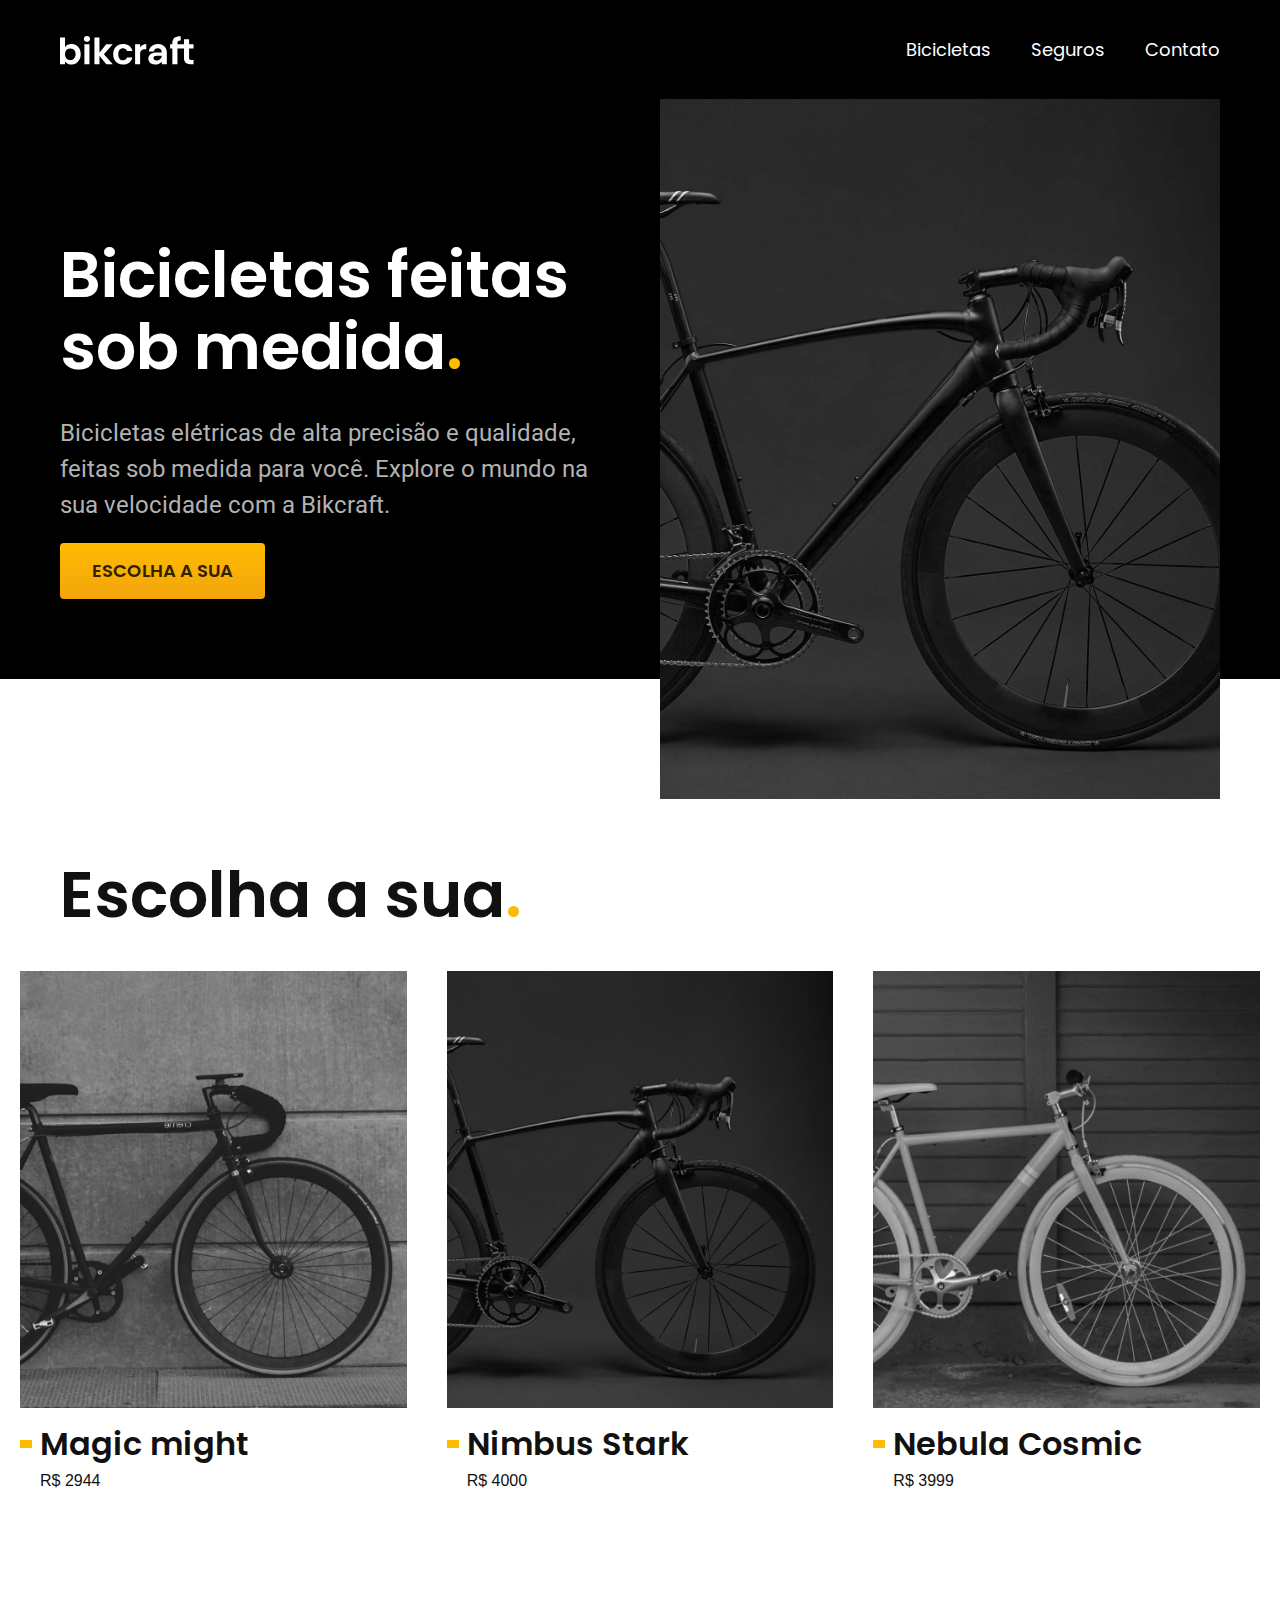
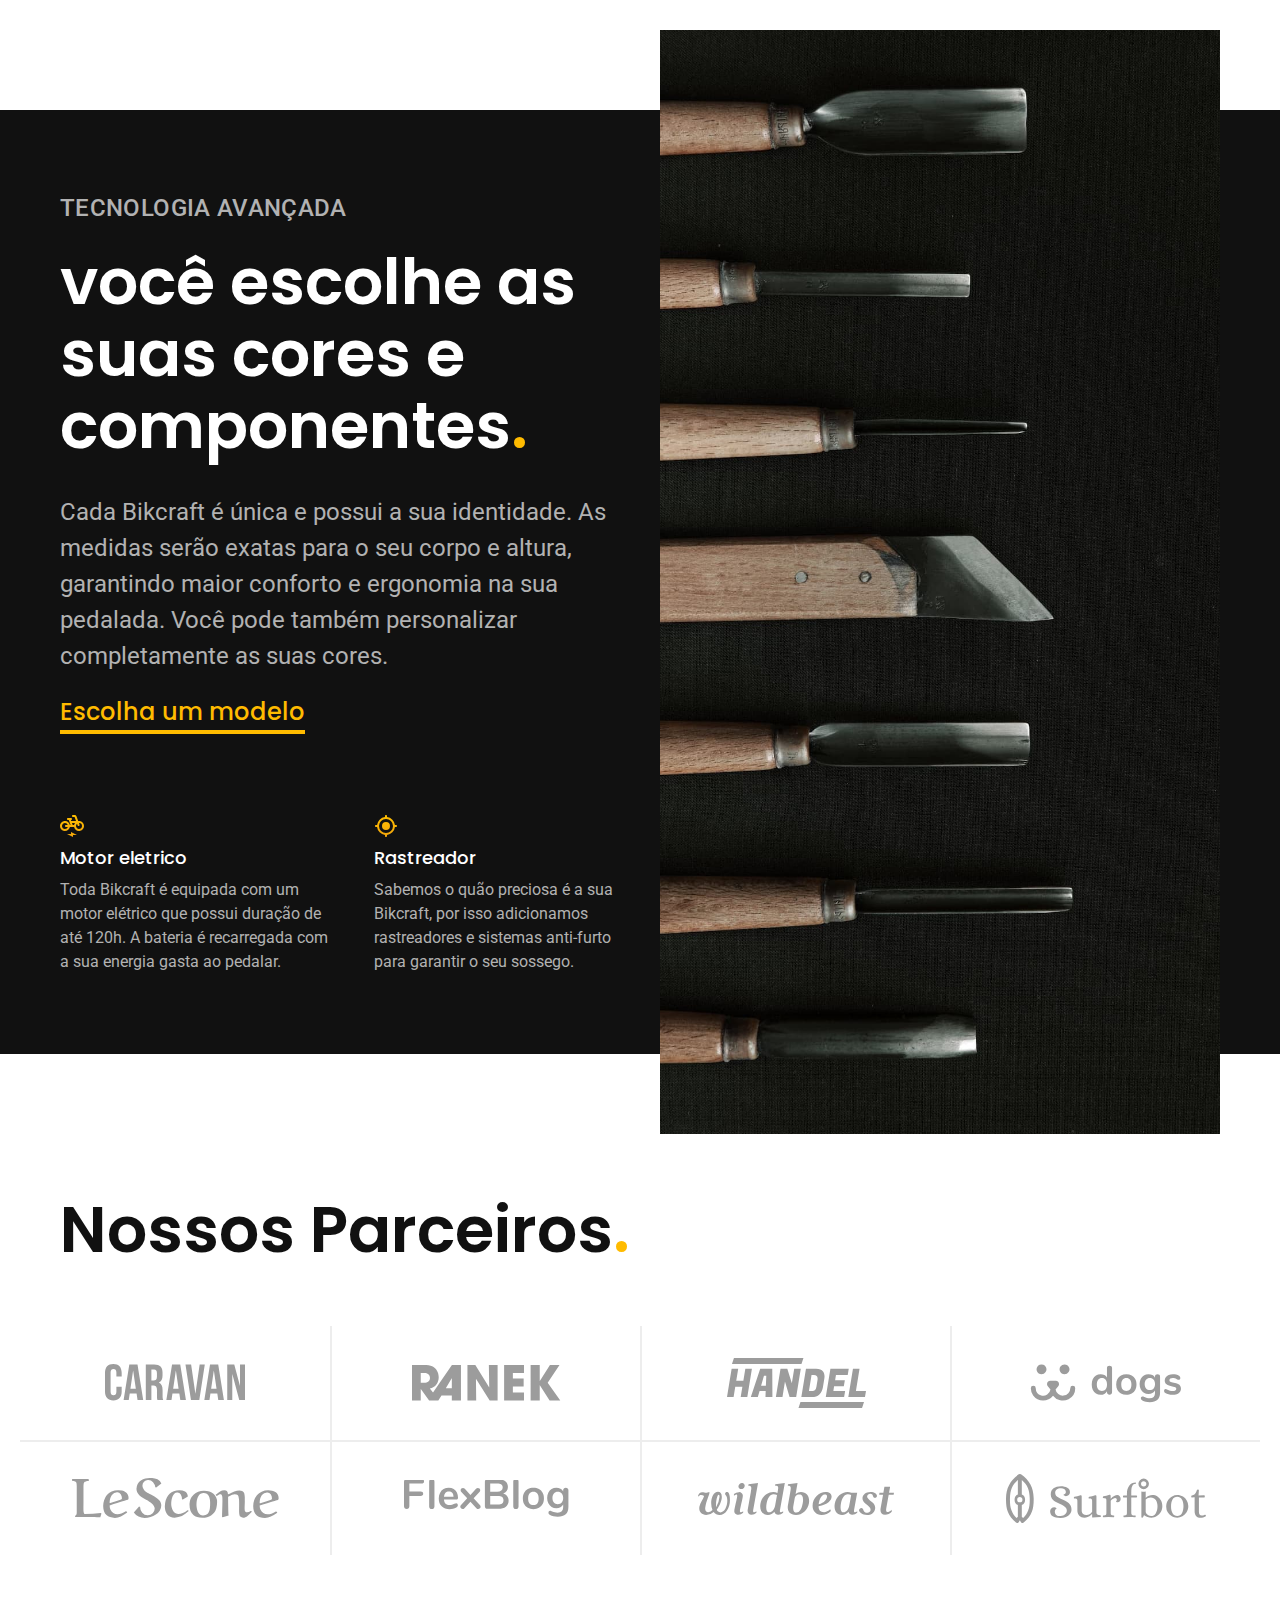
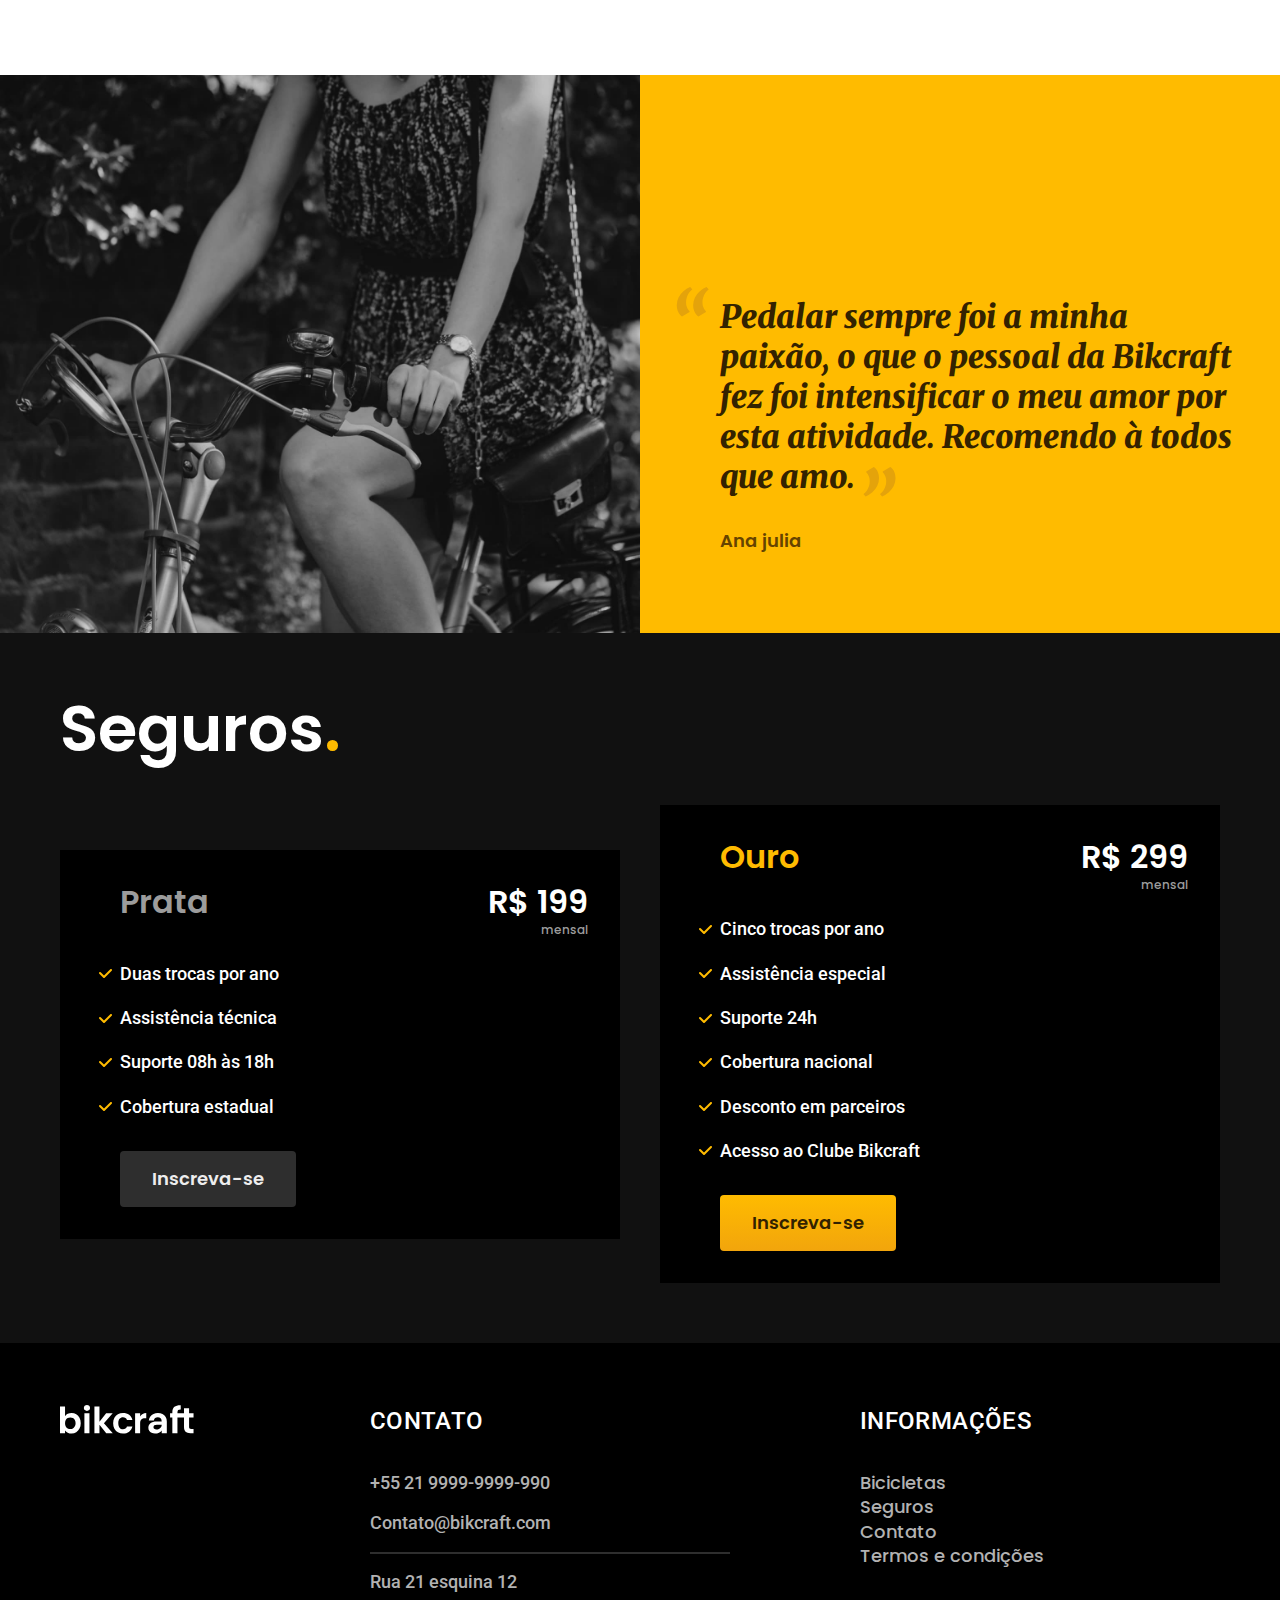
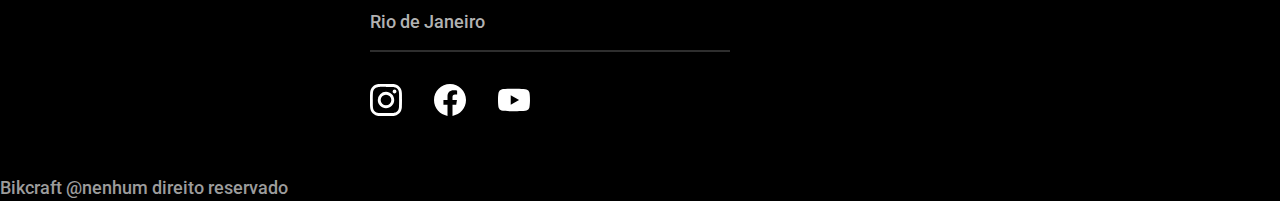
<file: index.html>
<!DOCTYPE html>
<html lang="pt-br">

<head>
  <meta charset="UTF-8">
  <meta http-equiv="X-UA-Compatible" content="IE=edge">
  <meta name="viewport" content="width=device-width, initial-scale=1.0">
  <title>Bikcraft</title>
  <meta name="description" content="Bicicletas elétricas de alta precisão e qualidade, feitas sob medida para você. Explore o mundo na sua velocidade com a Bikcraft.">
  <link rel="stylesheet" href="./css/style.css">
  <link rel="preload" href="./css/style.css" as="style">
  <link rel="preconnect" href="https://fonts.gstatic.com" crossorigin>
  <link href="https://fonts.googleapis.com/css2?family=Merriweather:ital,wght@1,900&family=Poppins:wght@400;600&family=Roboto:wght@400;500&display=swap" rel="stylesheet">
</head>

<body>
  <header class="header-bg">
    <div class="container header">
      <a href="index.html">
        <img src="img/bikcraft.svg" width="136" height="32px" alt="Bikcraft">
      </a>

      <nav aria-label="primaria">
        <ul class="header-menu">
          <li><a href="bicicletas.html">Bicicletas</a></li>
          <li><a href="seguros.html">Seguros</a></li>
          <li><a href="contato.html">Contato</a></li>
        </ul>
      </nav>

    </div>
  </header>

  <main class="introducao-bg">
    <div class="container introducao">
      <div class="introducao-conteudo">
        <h1 class="texto-grande">Bicicletas feitas sob medida<span>.</span></h1>
        <p class="texto-medio c-5">Bicicletas elétricas de alta precisão e qualidade, feitas sob medida para você. Explore o mundo na sua velocidade com a Bikcraft.</p>
        <a class="btn" href="">ESCOLHA A SUA</a>
      </div>
      <picture>
        <source media="(max-width:800px)" srcset="./img/bicicletas/nimbus.jpg">
        <img src="img/fotos/introducao.jpg" alt="Bicicleta eletrica preta">
      </picture>
    </div>
  </main>

  <article class="bicicletas-lista">
    <h2 class="container font-1-xxl">Escolha a sua<span class="cor-p1">.</span></h2>
    <ul>
      <li>
        <a href="bicicletas/magic.html">
          <img src="img/bicicletas/magic-home.jpg" alt="Bicicleta preta">
          <h3 class="font-1-xl">Magic might</h3>
          <span class="font-2m">R$ 2944</span>
        </a>
      </li>

      <li>
        <a href="bicicletas/nimbus.html">
          <img src="img/bicicletas/nimbus-home.jpg" alt="Bicicleta preta">
          <h3 class="font-1-xl">Nimbus Stark</h3>
          <span class="font-2m">R$ 4000</span>
        </a>
      </li>

      <li>
        <a href="bicicletas/nebula.html">
          <img src="img/bicicletas/nebula-home.jpg" alt="Bicicleta preta">
          <h3 class="font-1-xl">Nebula Cosmic</h3>
          <span class="font-2m">R$ 3999</span>
        </a>
      </li>
    </ul>
  </article>

  <article class="tecnologia-bg">
    <div class="container tecnologia">
      <div class="tecnologia-conteudo">
        <span class="font-2-l-b cor-5 ">TECNOLOGIA AVANÇADA</span>
        <h2 class="font-1-xxl cor-0">você escolhe as suas cores e componentes<span class="cor-p1">.</span></h2>
        <p class="font-2-l cor-5">Cada Bikcraft é única e possui a sua identidade. As medidas serão exatas para o seu corpo e altura, garantindo maior conforto e ergonomia na sua pedalada. Você pode também personalizar completamente as suas cores.</p>
        <a class="link" href="/bicicletas.html">Escolha um modelo</a>

        <div class="tecnologia-vantagens">
          <div>
            <img src="img/icones/eletrica.svg" alt="">
            <h3 class="font-1-m cor-0">Motor eletrico</h3>
            <p class="font-2-s cor-5">Toda Bikcraft é equipada com um motor elétrico que possui duração de até 120h. A bateria é recarregada com a sua energia gasta ao pedalar.</p>
          </div>
          <div>
            <img src="img/icones/rastreador.svg" alt="">
            <h3 class="font-1-m cor-0">Rastreador</h3>
            <p class="font-2-s cor-5">Sabemos o quão preciosa é a sua Bikcraft, por isso adicionamos rastreadores e sistemas anti-furto para garantir o seu sossego.</p>
          </div>
        </div>

      </div>

      <div class="tecnologia-imagem">
        <img src="img/fotos/tecnologia.jpg" alt="">
      </div>
    </div>
  </article>

  <section class="parceiros" aria-label="Nossos parceiros">
    <h2 class="container font-1-xxl">Nossos Parceiros<span class="cor-p1">.</span></h2>
    <ul>
      <li><img src="img/parceiros/caravan.svg" alt="Carava"></li>
      <li><img src="img/parceiros/ranek.svg" alt="ranek"></li>
      <li><img src="img/parceiros/handel.svg" alt="handel"></li>
      <li><img src="img/parceiros/dogs.svg" alt="dogs"></li>
      <li><img src="img/parceiros/lescone.svg" alt="lescone"></li>
      <li><img src="img/parceiros/flexblog.svg" alt="flexblog"></li>
      <li><img src="img/parceiros/wildbeast.svg" alt="wildbeast"></li>
      <li><img src="img/parceiros/surfbot.svg" alt="surfbot"></li>
    </ul>
  </section>

  <section class="depoimento" aria-label="depoimento">
    <div>
      <img src="img/fotos/depoimento.jpg" alt="Pessoa pedalando uma bicicleta bikcraft">
    </div>

    <div class="depoimento-conteudo">
      <blockquote class="font-1-xl cor-p5">
        <p>Pedalar sempre foi a minha paixão, o que o pessoal da Bikcraft fez foi intensificar o meu amor por esta atividade. Recomendo à todos que amo.</p>
      </blockquote>
      <span class="font-1-m-b cor-p4">Ana julia</span>
    </div>
  </section>

  <article class="seguros-bg">
    <div class="seguros container">
      <h2 class="font-1-xxl cor-0">Seguros<span class="cor-p1">.</span></h2>

      <div class="seguros-item">
        <h3 class="font-1-xl cor-6">Prata</h3>
        <span class="font-1-xl cor-0">R$ 199 <span class="font-1-xs cor-6">mensal</span></span>
        <ul class="font-2-m cor-0">
          <li>Duas trocas por ano</li>
          <li>Assistência técnica</li>
          <li>Suporte 08h às 18h</li>
          <li>Cobertura estadual</li>
        </ul>
        <a class="btn secundario" href="orcamento.hmtl">Inscreva-se</a>
      </div>

      <div class="seguros-item">
        <h3 class="font-1-xl cor-p1">Ouro</h3>
        <span class="font-1-xl cor-0">R$ 299 <span class="font-1-xs cor-6">mensal</span></span>
        <ul class="font-2-m cor-0">
          <li>Cinco trocas por ano</li>
          <li>Assistência especial</li>
          <li>Suporte 24h</li>
          <li>Cobertura nacional</li>
          <li>Desconto em parceiros</li>
          <li>Acesso ao Clube Bikcraft</li>
        </ul>
        <a class="btn" href="orcamento.hmtl">Inscreva-se</a>
      </div>
    </div>
  </article>

  <footer class="footer-bg">
    <div class="footer container">
      <img src="img/bikcraft.svg" alt="Bikcraft">
      <div class="footer-contato">
        <h3 class="font-2-l-b cor-0">Contato</h3>
        <ul class="cor-5 font-2-m">
          <li><a href="tel:+55219999999">+55 21 9999-9999-990</a></li>
          <li><a href="mailto:contato@bikcraft.com">Contato@bikcraft.com</a></li>
          <li>Rua 21 esquina 12</li>
          <li>Rio de Janeiro</li>
        </ul>
        <div class="footer-redes">
          <a href="#">
            <img src="img/redes/instagram.svg" alt="instagram">
          </a>
          <a href="#">
            <img src="img/redes/facebook.svg" alt="facebook">
          </a>
          <a href="#">
            <img src="img/redes/youtube.svg" alt="youtube">
          </a>
        </div>


      </div>

      <div class="footer-info">
        <h3 class="font-2-l-b cor-0">Informações</h3>
        <nav>
          <ul class="font-1-m cor-5">
            <li><a href="bicicletas.html">Bicicletas</a></li>
            <li><a href="seguros.html">Seguros</a></li>
            <li><a href="contato.html">Contato</a></li>
            <li><a href="termos.html">Termos e condições</a></li>
          </ul>
        </nav>
      </div>

    </div>
    <p class="footer-copy font-2-m cor-6">Bikcraft @nenhum direito reservado</p>
  </footer>

</body>

</html>
</file>
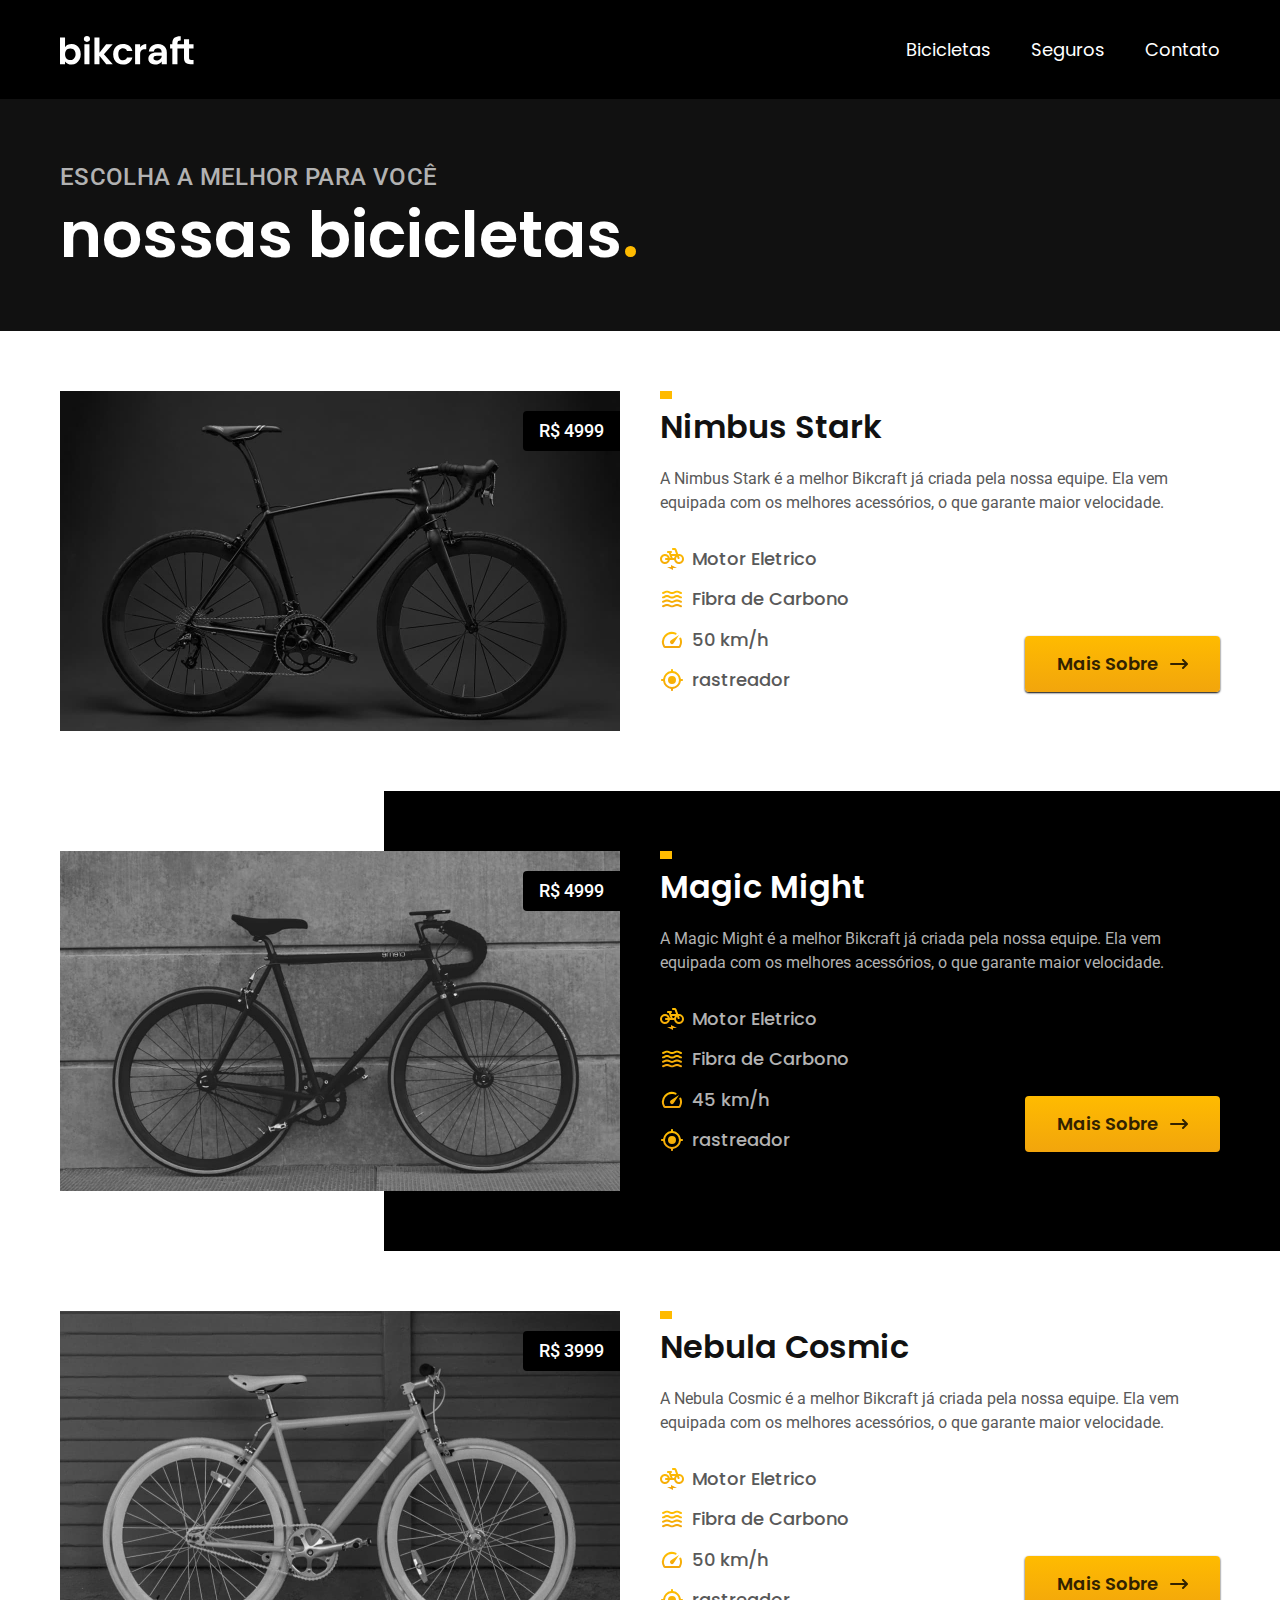
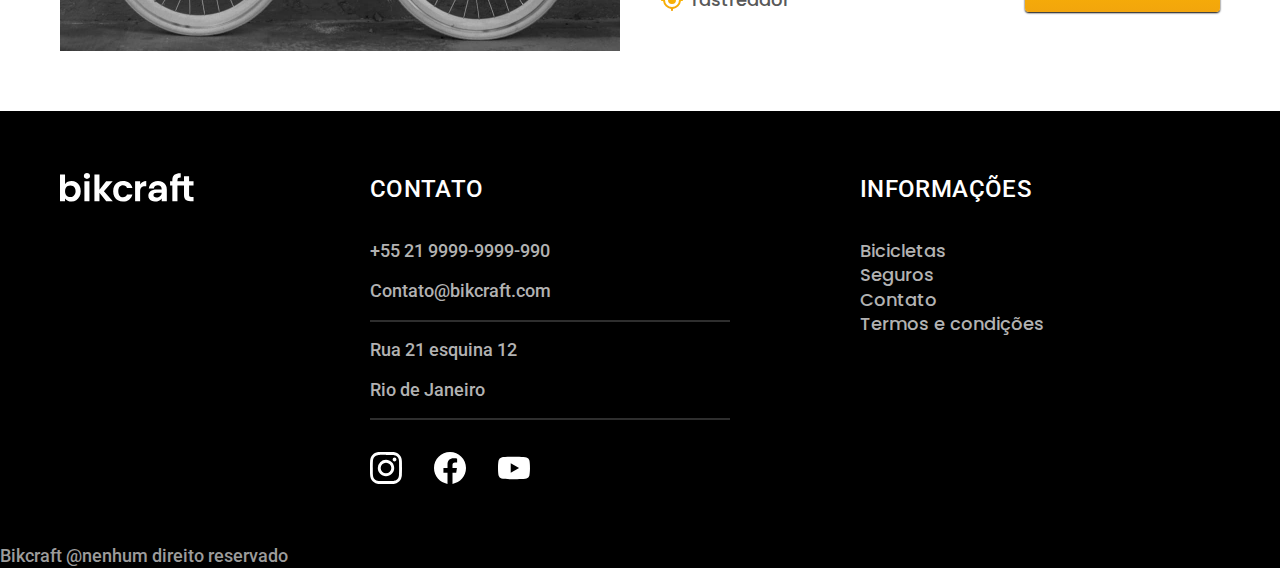
<file: bicicletas.html>
<!DOCTYPE html>
<html lang="pt-br">

<head>
  <meta charset="UTF-8">
  <meta http-equiv="X-UA-Compatible" content="IE=edge">
  <meta name="viewport" content="width=device-width, initial-scale=1.0">
  <title>Bicicletas | Bikcraft</title>
  <meta name="description" content="termos e condições">
  <link rel="stylesheet" href="./css/style.css">
  <link rel="preload" href="./css/style.css" as="style">
  <link rel="preconnect" href="https://fonts.googleapis.com">
  <link rel="preconnect" href="https://fonts.gstatic.com" crossorigin>
  <link href="https://fonts.googleapis.com/css2?family=Merriweather:ital,wght@1,900&family=Poppins:wght@400;600&family=Roboto:wght@400;500&display=swap" rel="stylesheet">
</head>

<body id="bicicletas">
  <header class="header-bg">
    <div class="container header">
      <a href="index.html">
        <img src="img/bikcraft.svg" alt="Bikcraft">
      </a>

      <nav aria-label="primaria">
        <ul class="header-menu">
          <li><a href="/bicicletas.html">Bicicletas</a></li>
          <li><a href="/seguros.html">Seguros</a></li>
          <li><a href="/contato.html">Contato</a></li>
        </ul>
      </nav>

    </div>
  </header>

  <main>
    <div class="titulo-bg">
      <div class="titulo container">
        <p class="font-2-l-b cor-5">ESCOLHA A MELHOR PARA VOCÊ</p>
        <h1 class="font-1-xxl cor-0">nossas bicicletas<span>.</span></h1>
      </div>
    </div>

    <div class="bicicletas-bg">
      <div class="bicicletas container">
        <div class="bicicletas-img">
          <img src="img/bicicletas/nimbus.jpg" alt="bicicleta preta">
          <span class="font-2-m cor-0">R$ 4999</span>
        </div>

        <div class="bicicletas-conteudo">
          <h2 class="font-1-xl">Nimbus Stark</h2>
          <p class="font-2-s cor-8">A Nimbus Stark é a melhor Bikcraft já criada pela nossa equipe. Ela vem equipada com os melhores acessórios, o que garante maior velocidade.</p>
          <ul class="font-1-m cor-8">
            <li><img src="img/icones/eletrica.svg" alt="">Motor Eletrico</li>
            <li><img src="img/icones/carbono.svg" alt="">Fibra de Carbono</li>
            <li><img src="img/icones/velocidade.svg" alt="">50 km/h</li>
            <li><img src="img/icones/rastreador.svg" alt="">rastreador</li>
          </ul>
          <a class="btn seta" href="./bicicletas/nimbus.html">Mais Sobre</a>
        </div>
      </div>
    </div>

    <div class="bicicletas-bg">
      <div class="bicicletas container">
        <div class="bicicletas-img">
          <img src="img/bicicletas/magic.jpg" alt="bicicleta preta">
          <span class="font-2-m cor-0">R$ 4999</span>
        </div>

        <div class="bicicletas-conteudo">
          <h2 class="font-1-xl cor-0">Magic Might</h2>
          <p class="font-2-s cor-5">A Magic Might é a melhor Bikcraft já criada pela nossa equipe. Ela vem equipada com os melhores acessórios, o que garante maior velocidade.</p>
          <ul class="font-1-m cor-5">
            <li><img src="img/icones/eletrica.svg" alt="">Motor Eletrico</li>
            <li><img src="img/icones/carbono.svg" alt="">Fibra de Carbono</li>
            <li><img src="img/icones/velocidade.svg" alt="">45 km/h</li>
            <li><img src="img/icones/rastreador.svg" alt="">rastreador</li>
          </ul>
          <a class="btn seta" href="./bicicletas/magic.html">Mais Sobre</a>
        </div>
      </div>
    </div>

    <div class="bicicletas-bg">
      <div class="bicicletas container">
        <div class="bicicletas-img">
          <img src="img/bicicletas/nebula.jpg" alt="bicicleta preta">
          <span class="font-2-m cor-0">R$ 3999</span>
        </div>

        <div class="bicicletas-conteudo">
          <h2 class="font-1-xl">Nebula Cosmic</h2>
          <p class="font-2-s cor-8">A Nebula Cosmic é a melhor Bikcraft já criada pela nossa equipe. Ela vem equipada com os melhores acessórios, o que garante maior velocidade.</p>
          <ul class="font-1-m cor-8">
            <li><img src="img/icones/eletrica.svg" alt="">Motor Eletrico</li>
            <li><img src="img/icones/carbono.svg" alt="">Fibra de Carbono</li>
            <li><img src="img/icones/velocidade.svg" alt="">50 km/h</li>
            <li><img src="img/icones/rastreador.svg" alt="">rastreador</li>
          </ul>
          <a class="btn seta" href="./bicicletas/nebula.html">Mais Sobre</a>
        </div>
      </div>
    </div>
  </main>

  <footer class="footer-bg">
    <div class="footer container">
      <img src="img/bikcraft.svg" alt="Bikcraft">
      <div class="footer-contato">
        <h3 class="font-2-l-b cor-0">Contato</h3>
        <ul class="cor-5 font-2-m">
          <li><a href="tel:+55219999999">+55 21 9999-9999-990</a></li>
          <li><a href="mailto:contato@bikcraft.com">Contato@bikcraft.com</a></li>
          <li>Rua 21 esquina 12</li>
          <li>Rio de Janeiro</li>
        </ul>
        <div class="footer-redes">
          <a href="#">
            <img src="img/redes/instagram.svg" alt="instagram">
          </a>
          <a href="#">
            <img src="img/redes/facebook.svg" alt="facebook">
          </a>
          <a href="#">
            <img src="img/redes/youtube.svg" alt="youtube">
          </a>
        </div>
      </div>
      <div class="footer-info">
        <h3 class="font-2-l-b cor-0">Informações</h3>
        <nav>
          <ul class="font-1-m cor-5">
            <li><a href="bicicletas.html">Bicicletas</a></li>
            <li><a href="seguros.html">Seguros</a></li>
            <li><a href="contato.html">Contato</a></li>
            <li><a href="contato.html">Termos e condições</a></li>
          </ul>
        </nav>
      </div>
    </div>
    <p class="footer-copy font-2-m cor-6">Bikcraft @nenhum direito reservado</p>
  </footer>
</file>
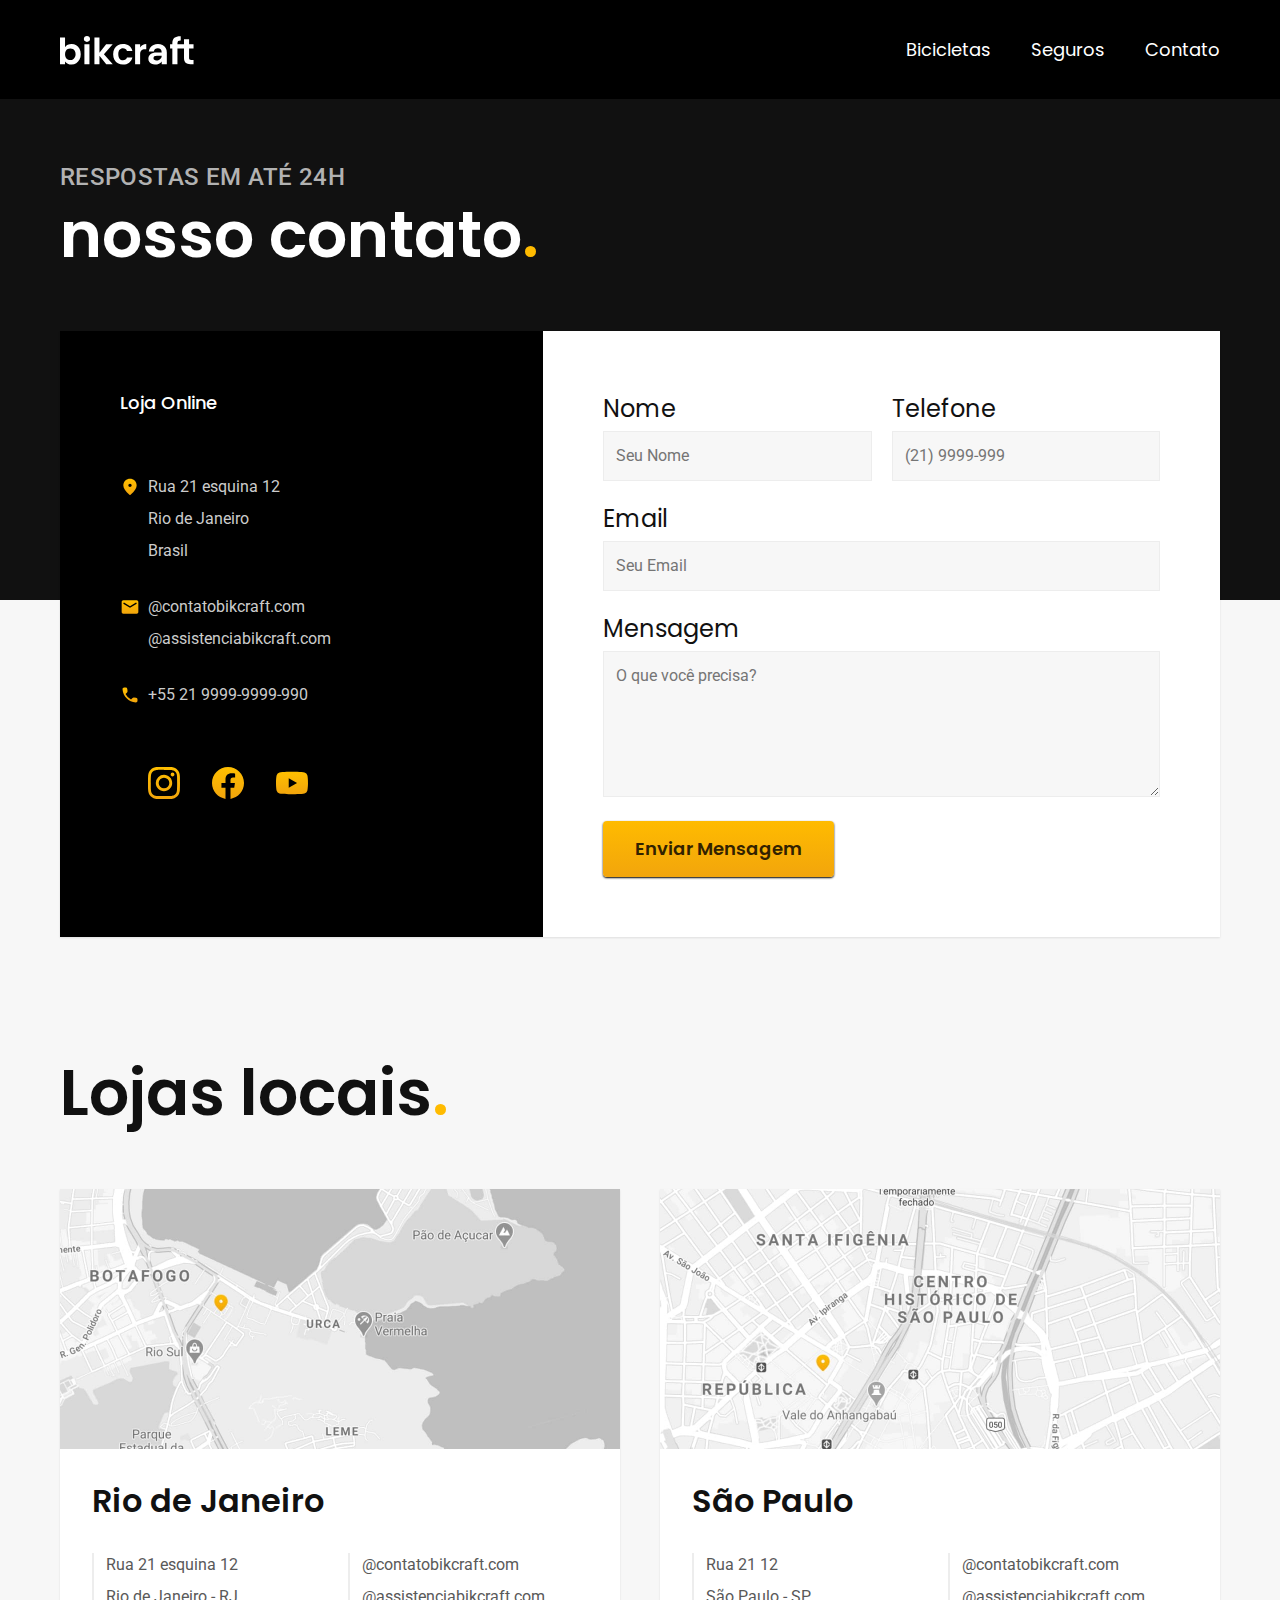
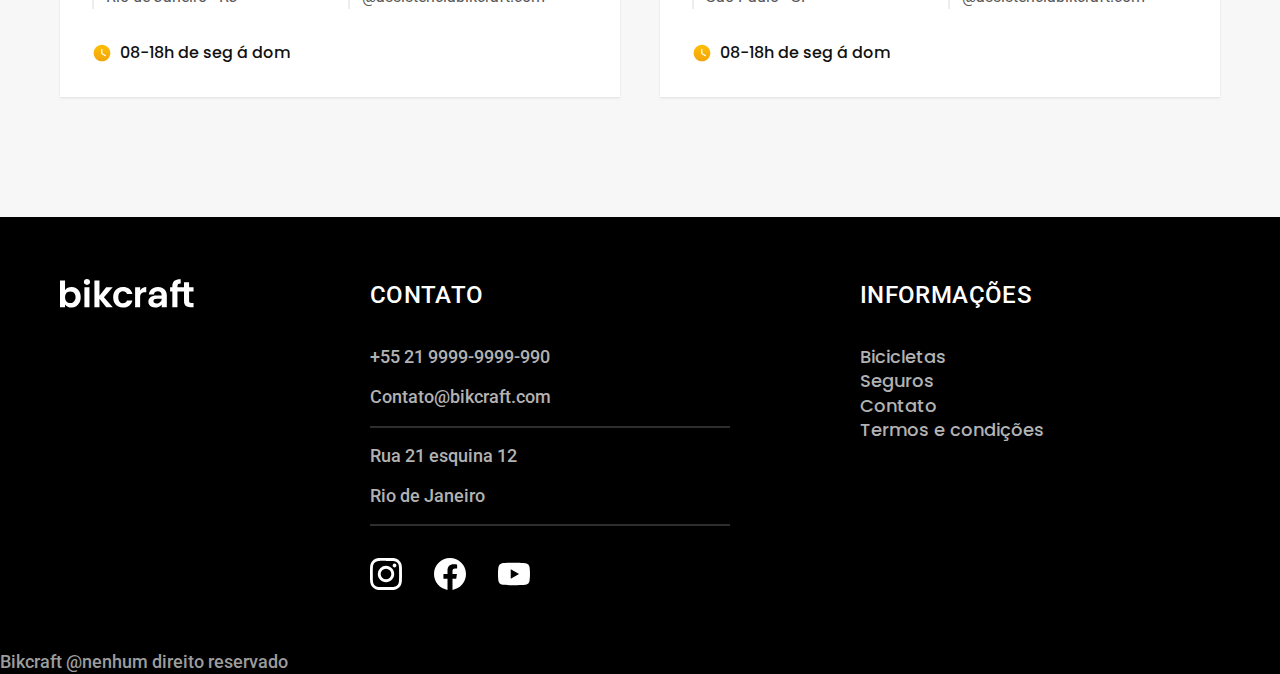
<file: contato.html>
<!DOCTYPE html>
<html lang="pt-br">

<head>
  <meta charset="UTF-8">
  <meta http-equiv="X-UA-Compatible" content="IE=edge">
  <meta name="viewport" content="width=device-width, initial-scale=1.0">
  <title>Contato | Bikcraft</title>
  <meta name="description" content="ermos e condições">
  <link rel="stylesheet" href="./css/style.css">
  <link rel="preload" href="./css/style.css" as="style">
  <link rel="preconnect" href="https://fonts.googleapis.com">
  <link rel="preconnect" href="https://fonts.gstatic.com" crossorigin>
  <link href="https://fonts.googleapis.com/css2?family=Merriweather:ital,wght@1,900&family=Poppins:wght@400;600&family=Roboto:wght@400;500&display=swap" rel="stylesheet">
</head>

<body id="contato">
  <header class="header-bg">
    <div class="container header">
      <a href="index.html">
        <img src="img/bikcraft.svg" alt="Bikcraft">
      </a>

      <nav aria-label="primaria">
        <ul class="header-menu">
          <li><a href="/bicicletas.html">Bicicletas</a></li>
          <li><a href="/seguros.html">Seguros</a></li>
          <li><a href="/contato.html">Contato</a></li>
        </ul>
      </nav>

    </div>
  </header>

  <main>
    <div class="titulo-bg">
      <div class="titulo container">
        <p class="font-2-l-b cor-5">RESPOSTAS EM ATÉ 24H</p>
        <h1 class="font-1-xxl cor-0">nosso contato<span>.</span></h1>
      </div>
    </div>
    <div class="contato container">
      <section class="contato-dados" aria-label="Endereço">
        <h2 class="font-1-m cor-0">Loja Online</h2>
        <div class="contato-endereco font-2-s cor-4">
          <p>Rua 21 esquina 12</p>
          <p>Rio de Janeiro</p>
          <p>Brasil</p>
        </div>
        <address class="contato-meios font-2-s cor-4">
          <a href="mailto:@contatobikcraft.com">@contatobikcraft.com</a>
          <a href="mailto:@assistenciabikcraft.com">@assistenciabikcraft.com</a>
          <a href="tel:+55219999999">+55 21 9999-9999-990</a>
        </address>
        <div class="contato-redes">
          <a href="#">
            <img src="img/redes/instagram-p.svg" alt="instagram">
          </a>
          <a href="#">
            <img src="img/redes/facebook-p.svg" alt="facebook">
          </a>
          <a href="#">
            <img src="img/redes/youtube-p.svg" alt="youtube">
          </a>
        </div>
      </section>
      <section class="contato-formulario" aria-label="formulario">
        <form class="form" action="contato.html">
          <div>
            <label for="nome">Nome</label>
            <input type="text" id="nome" name="nome" placeholder="Seu Nome">
          </div>
          <div>
            <label for="telefone">Telefone</label>
            <input type="text" id="telefone" name="telefone" placeholder="(21) 9999-999">
          </div>
          <div class="col-2">
            <label for="email">Email</label>
            <input type="email" id="email" name="email" placeholder="Seu Email">
          </div>
          <div class="col-2">
            <label for="mensagem">Mensagem</label>
            <textarea name="mensagem" id="mensagem" rows="5" placeholder="O que você precisa?"></textarea>
          </div>
          <button class="btn col-2">Enviar Mensagem</button>
        </form>
      </section>
    </div>

  </main>

  <article class="lojas container">
    <h2 class="font-1-xxl">Lojas locais<span class="cor-p1">.</span></h2>
    <div class="lojas-item">
      <img src="./img/lojas/rj.jpg" alt="Mapa marcando Endereço">
      <div class="lojas-conteudo">
        <h3 class="font-1-xl">Rio de Janeiro</h3>
        <div class="lojas-dados font-2-s cor-8">
          <p>Rua 21 esquina 12</p>
          <p>Rio de Janeiro - RJ</p>
        </div>
        <div class="lojas-dados font-2-s cor-8">
          <a href="mailto:@contatobikcraft.com">@contatobikcraft.com</a>
          <a href="mailto:@assistenciabikcraft.com">@assistenciabikcraft.com</a>
        </div>
        <p class="lojas-tempo font-1-s"><img src="./img/icones/horario.svg" alt=""> 08-18h de seg á dom</p>
      </div>
    </div>
    <div class="lojas-item">
      <img src="./img/lojas/sp.jpg" alt="Mapa marcando Endereço">
      <div class="lojas-conteudo">
        <h3 class="font-1-xl">São Paulo</h3>
        <div class="lojas-dados font-2-s cor-8">
          <p>Rua 21 12</p>
          <p>São Paulo - SP</p>
        </div>
        <div class="lojas-dados font-2-s cor-8">
          <a href="mailto:@contatobikcraft.com">@contatobikcraft.com</a>
          <a href="mailto:@assistenciabikcraft.com">@assistenciabikcraft.com</a>
        </div>
        <p class="lojas-tempo font-1-s"><img src="./img/icones/horario.svg" alt=""> 08-18h de seg á dom</p>
      </div>
    </div>
  </article>

  <footer class=" footer-bg">
    <div class="footer container">
      <img src="img/bikcraft.svg" alt="Bikcraft">
      <div class="footer-contato">
        <h3 class="font-2-l-b cor-0">Contato</h3>
        <ul class="cor-5 font-2-m">
          <li><a href="tel:+55219999999">+55 21 9999-9999-990</a></li>
          <li><a href="mailto:contato@bikcraft.com">Contato@bikcraft.com</a></li>
          <li>Rua 21 esquina 12</li>
          <li>Rio de Janeiro</li>
        </ul>
        <div class="footer-redes">
          <a href="#">
            <img src="img/redes/instagram.svg" alt="instagram">
          </a>
          <a href="#">
            <img src="img/redes/facebook.svg" alt="facebook">
          </a>
          <a href="#">
            <img src="img/redes/youtube.svg" alt="youtube">
          </a>
        </div>
      </div>
      <div class="footer-info">
        <h3 class="font-2-l-b cor-0">Informações</h3>
        <nav>
          <ul class="font-1-m cor-5">
            <li><a href="bicicletas.html">Bicicletas</a></li>
            <li><a href="seguros.html">Seguros</a></li>
            <li><a href="contato.html">Contato</a></li>
            <li><a href="contato.html">Termos e condições</a></li>
          </ul>
        </nav>
      </div>
    </div>
    <p class="footer-copy font-2-m cor-6">Bikcraft @nenhum direito reservado</p>
  </footer>
</file>
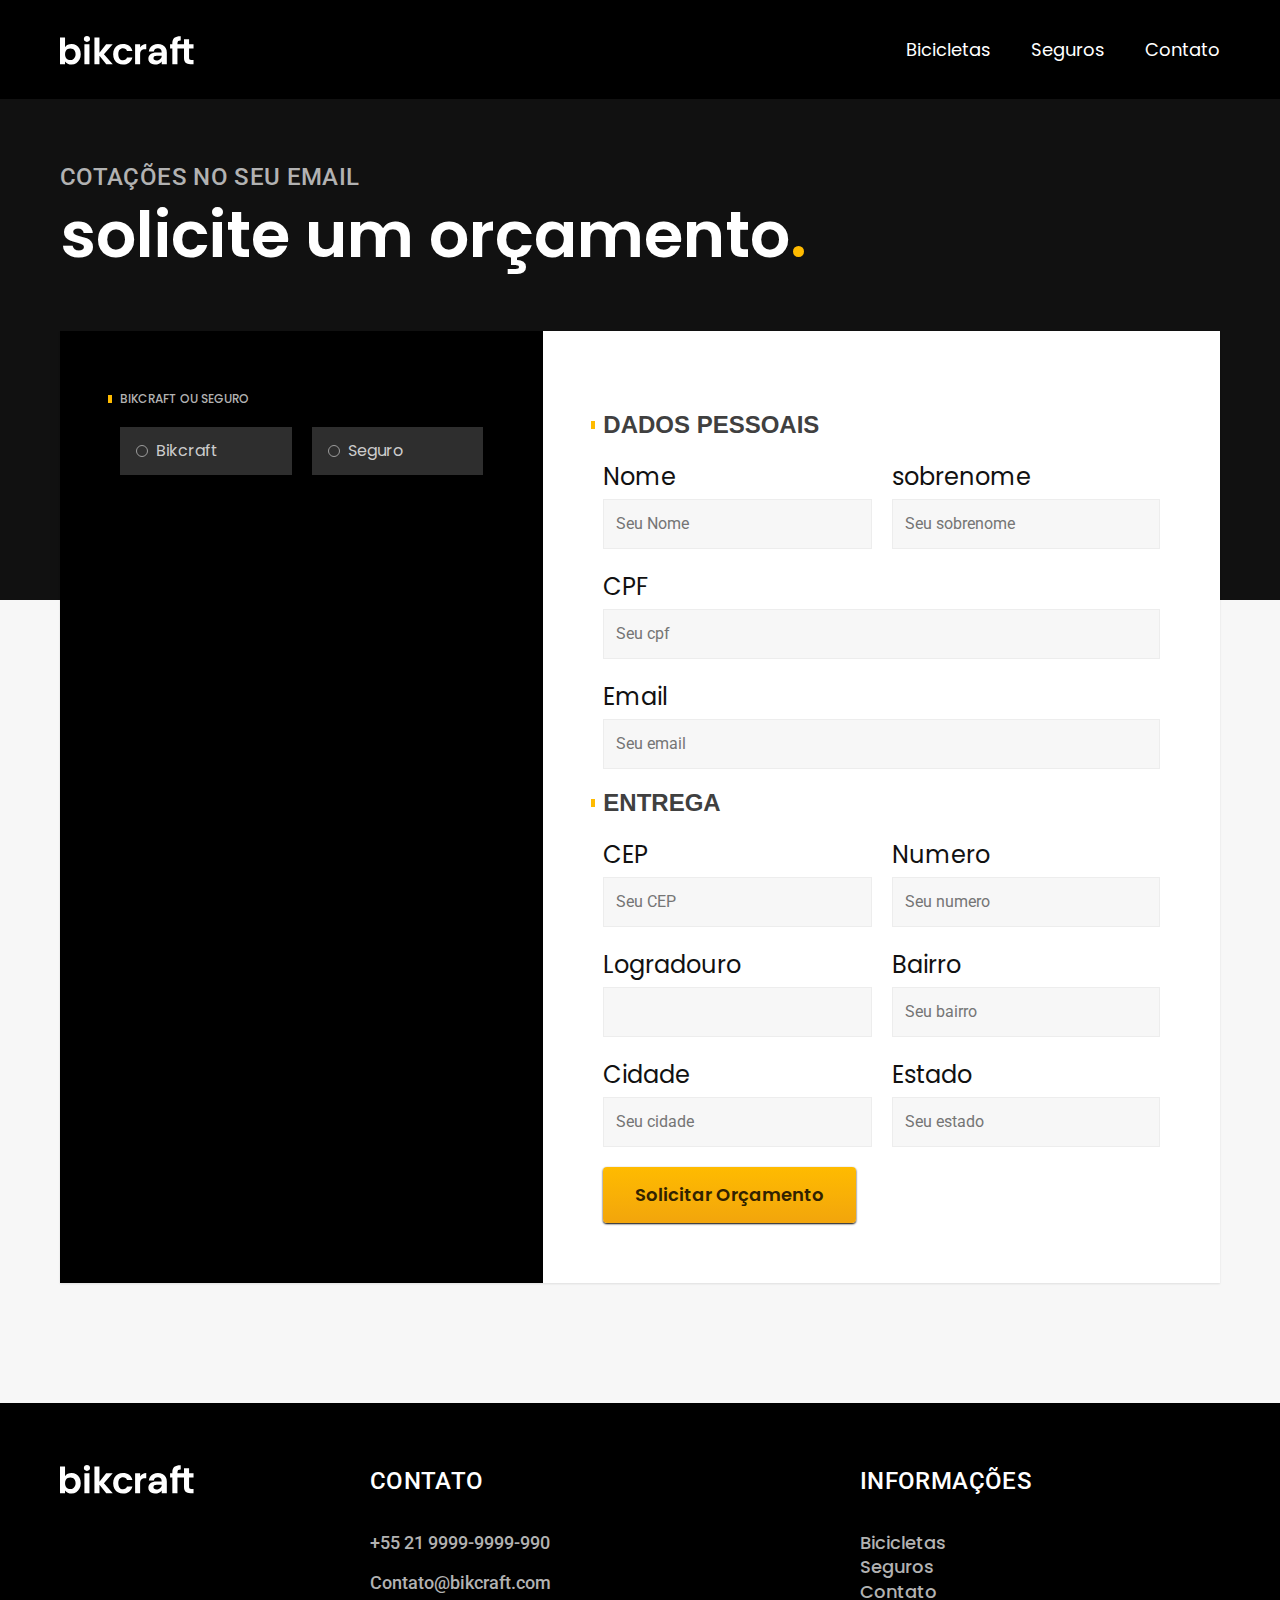
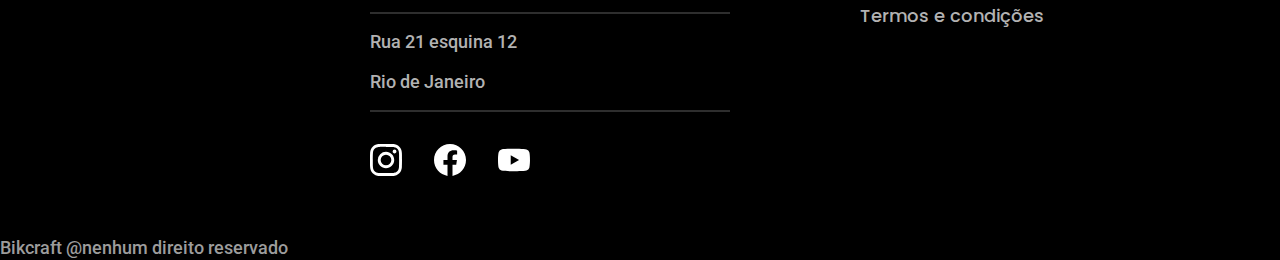
<file: orcamento.html>
<!DOCTYPE html>
<html lang="pt-br">

<head>
  <meta charset="UTF-8">
  <meta http-equiv="X-UA-Compatible" content="IE=edge">
  <meta name="viewport" content="width=device-width, initial-scale=1.0">
  <title>Orçamento | Bikcraft</title>
  <meta name="description" content="termos e condições">
  <link rel="stylesheet" href="./css/style.css">
  <link rel="preload" href="./css/style.css" as="style">
  <link rel="preconnect" href="https://fonts.googleapis.com">
  <link rel="preconnect" href="https://fonts.gstatic.com" crossorigin>
  <link href="https://fonts.googleapis.com/css2?family=Merriweather:ital,wght@1,900&family=Poppins:wght@400;600&family=Roboto:wght@400;500&display=swap" rel="stylesheet">
</head>

<body id="orcamento">
  <header class="header-bg">
    <div class="container header">
      <a href="index.html">
        <img src="img/bikcraft.svg" alt="Bikcraft">
      </a>

      <nav aria-label="primaria">
        <ul class="header-menu">
          <li><a href="bicicletas.html">Bicicletas</a></li>
          <li><a href="seguros.html">Seguros</a></li>
          <li><a href="contato.html">Contato</a></li>
        </ul>
      </nav>

    </div>
  </header>

  <main>
    <div class="titulo-bg">
      <div class="titulo container">
        <p class="font-2-l-b cor-5">Cotações no seu Email</p>
        <h1 class="font-1-xxl cor-0">solicite um orçamento<span>.</span></h1>
      </div>
    </div>
    <form class="orcamento container" action="./">
      <div class="orcamento-produto">
        <h2 class="font-1-xs cor-5">Bikcraft ou Seguro</h2>

        <input type="radio" name="tipo" value="bikcraft" id="bikcraft">
        <label for="bikcraft">Bikcraft</label>

        <input type="radio" name="tipo" value="seguro" id="seguro">
        <label for="seguro">Seguro</label>

        <div class="orcamento-conteudo" id="orcamento-bikcraft">
          <h2 class="font-1-xs cor-5">Escolha a sua</h2>

          <input type="radio" name="produto" value="nimbus" id="nimbus">
          <label for="nimbus">Nimbus Stark <span>R$ 4999</span></label>
          <div class="orcamento-detalhes">
            <ul class="font-1-xs cor-8">
              <li> <img src="./img/icones/eletrica.svg" alt="">Motor eletrico</li>
              <li> <img src="./img/icones/carbono.svg" alt="">Fibra de carbono</li>
              <li> <img src="./img/icones/velocidade.svg" alt="">50 km/h</li>
              <li> <img src="./img/icones/rastreador.svg" alt="">Rastreador</li>
            </ul>
            <img src="./img/bicicletas/nimbus.jpg" alt="Bicicleta">
          </div>

          <input type="radio" name="produto" value="magic" id="magic">
          <label for="magic">Magic Might<span> R$ 2499</span></label>
          <div class="orcamento-detalhes">
            <ul class="font-1-xs cor-8">
              <li> <img src="./img/icones/eletrica.svg" alt="">Motor eletrico</li>
              <li> <img src="./img/icones/carbono.svg" alt="">Fibra de carbono</li>
              <li> <img src="./img/icones/velocidade.svg" alt="">45 km/h</li>
              <li> <img src="./img/icones/rastreador.svg" alt="">Rastreador</li>
            </ul>
            <img src="./img/bicicletas/magic.jpg" alt="Bicicleta">
          </div>

          <input type="radio" name="produto" value="nebula" id="nebula">
          <label for="nebula">Nebula Cosmic <span>R$ 3999</span></label>
          <div class="orcamento-detalhes">
            <ul class="font-1-xs cor-8">
              <li> <img src="./img/icones/eletrica.svg" alt="">Motor eletrico</li>
              <li> <img src="./img/icones/carbono.svg" alt="">Fibra de carbono</li>
              <li> <img src="./img/icones/velocidade.svg" alt="">40 km/h</li>
              <li> <img src="./img/icones/rastreador.svg" alt="">Rastreador</li>
            </ul>
            <img src="./img/bicicletas/nebula.jpg" alt="Bicicleta">
          </div>

        </div>

        <div class="orcamento-conteudo" id="orcamento-seguro">
          <h2 class="font-1-xs cor-5">Escolha o plano</h2>

          <input type="radio" name="produto" value="prata" id="prata">
          <label for="prata">Prata <span>R$ 1999</span></label>

          <input type="radio" name="produto" value="ouro" id="ouro">
          <label for="ouro">Ouro <span>R$ 2999</span></label>

        </div>

      </div>
      <div class="orcamento-dados form">
        <h2 class="font-1xs cor-9 col-2">Dados pessoais</h2>
        <div>
          <label for="nome">Nome</label>
          <input type="text" id="nome" name="nome" placeholder="Seu Nome">
        </div>
        <div>
          <label for="sobrenome">sobrenome</label>
          <input type="text" id="sobrenome" name="sobrenome" placeholder="Seu sobrenome">
        </div>
        <div class="col-2">
          <label for="cpf">CPF</label>
          <input type="text" id="cpf" name="cpf" placeholder="Seu cpf">
        </div>
        <div class="col-2">
          <label for="email">Email</label>
          <input type="text" id="email" name="email" placeholder="Seu email">
        </div>
        <h2 class="font-1xs cor-9 col-2">Entrega</h2>
        <div>
          <label for="cep">CEP</label>
          <input type="text" id="cep" name="cep" placeholder="Seu CEP">
        </div>
        <div>
          <label for="numero">Numero</label>
          <input type="text" id="numero" name="numero" placeholder="Seu numero">
        </div>
        <div>
          <label for="logradouro">Logradouro</label>
          <input type="text" id="logradouro" name="logradouro">
        </div>
        <div>
          <label for="bairro">Bairro</label>
          <input type="text" id="bairro" name="bairro" placeholder="Seu bairro">
        </div>
        <div>
          <label for="cidade">Cidade</label>
          <input type="text" id="cidade" name="cidade" placeholder="Seu cidade">
        </div>
        <div>
          <label for="estado">Estado</label>
          <input type="text" id="estado" name="estado" placeholder="Seu estado">
        </div>
        <button class="btn col-2">Solicitar Orçamento</button>
      </div>
    </form>
  </main>

  <footer class="footer-bg">
    <div class="footer container">
      <img src="img/bikcraft.svg" alt="Bikcraft">
      <div class="footer-contato">
        <h3 class="font-2-l-b cor-0">Contato</h3>
        <ul class="cor-5 font-2-m">
          <li><a href="tel:+55219999999">+55 21 9999-9999-990</a></li>
          <li><a href="mailto:contato@bikcraft.com">Contato@bikcraft.com</a></li>
          <li>Rua 21 esquina 12</li>
          <li>Rio de Janeiro</li>
        </ul>
        <div class="footer-redes">
          <a href="#">
            <img src="img/redes/instagram.svg" alt="instagram">
          </a>
          <a href="#">
            <img src="img/redes/facebook.svg" alt="facebook">
          </a>
          <a href="#">
            <img src="img/redes/youtube.svg" alt="youtube">
          </a>
        </div>
      </div>
      <div class="footer-info">
        <h3 class="font-2-l-b cor-0">Informações</h3>
        <nav>
          <ul class="font-1-m cor-5">
            <li><a href="bicicletas.html">Bicicletas</a></li>
            <li><a href="seguros.html">Seguros</a></li>
            <li><a href="contato.html">Contato</a></li>
            <li><a href="contato.html">Termos e condições</a></li>
          </ul>
        </nav>
      </div>
    </div>
    <p class="footer-copy font-2-m cor-6">Bikcraft @nenhum direito reservado</p>
  </footer>
</file>
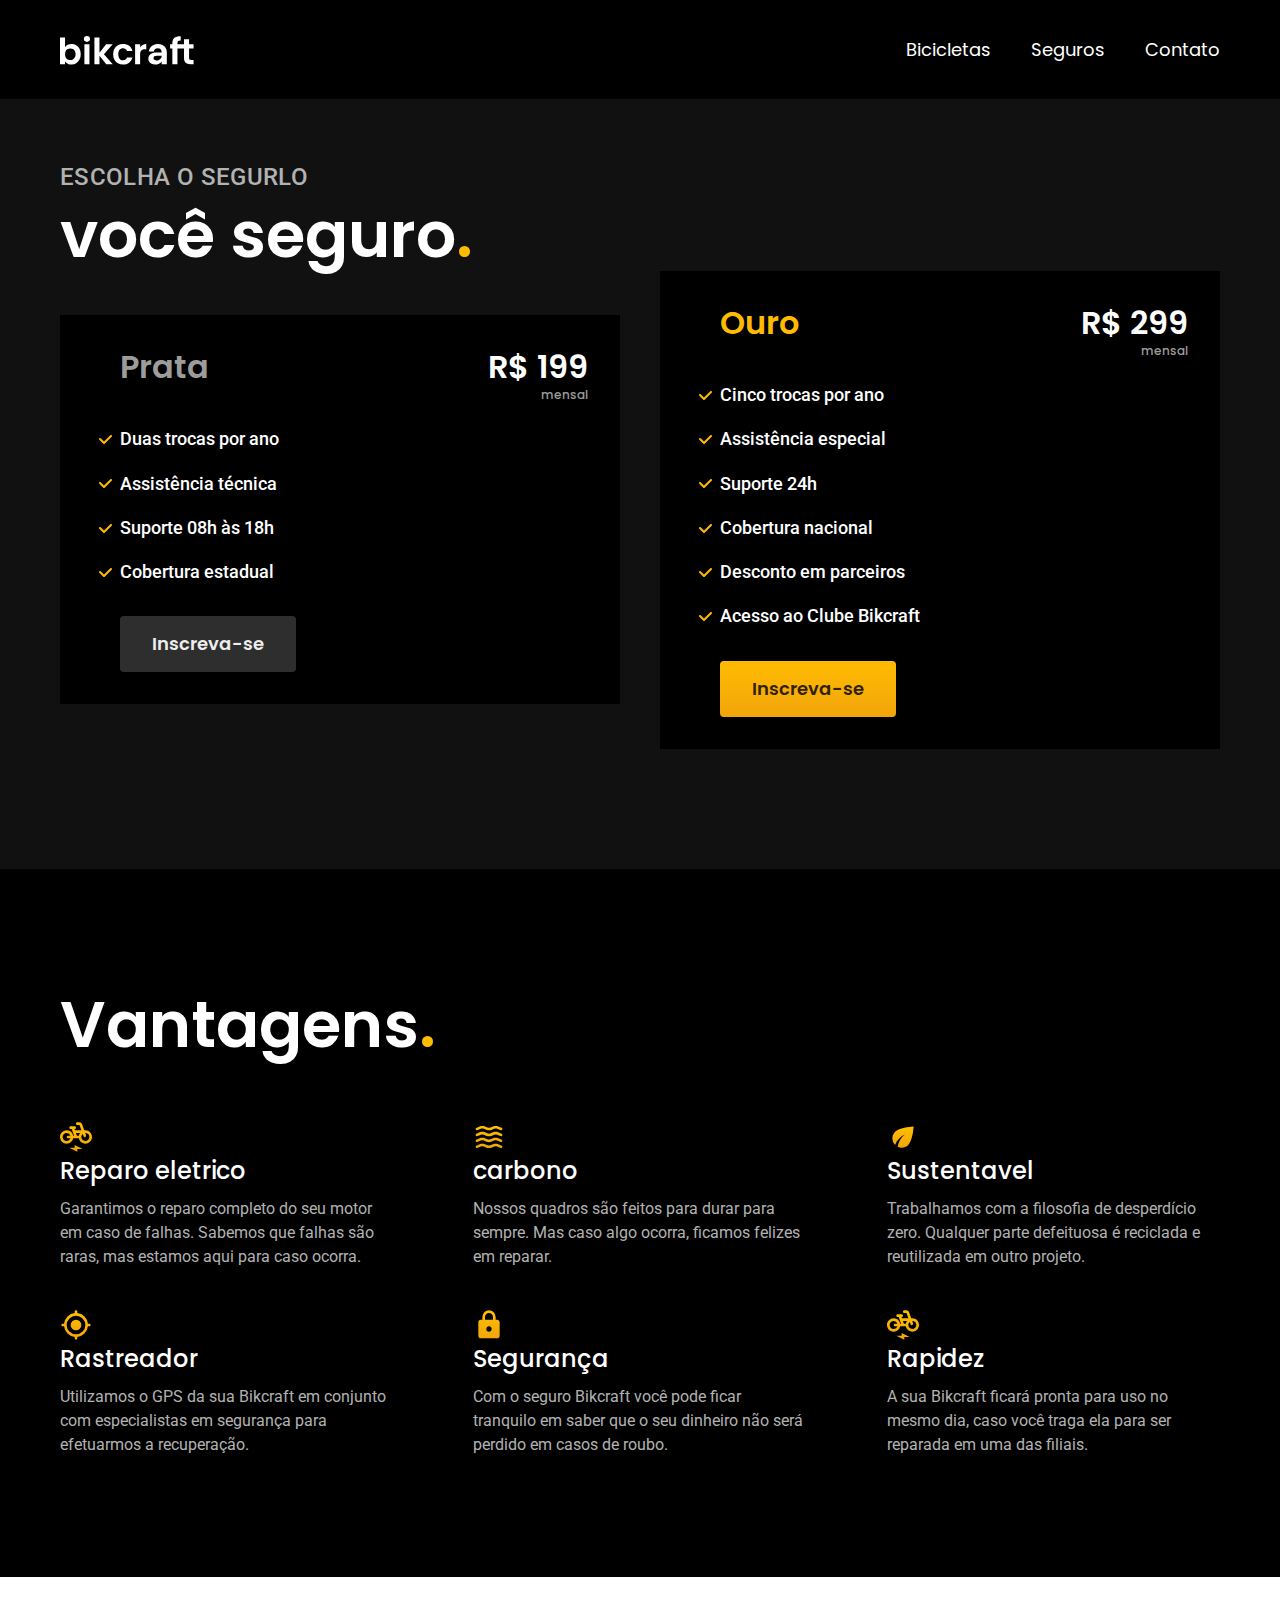
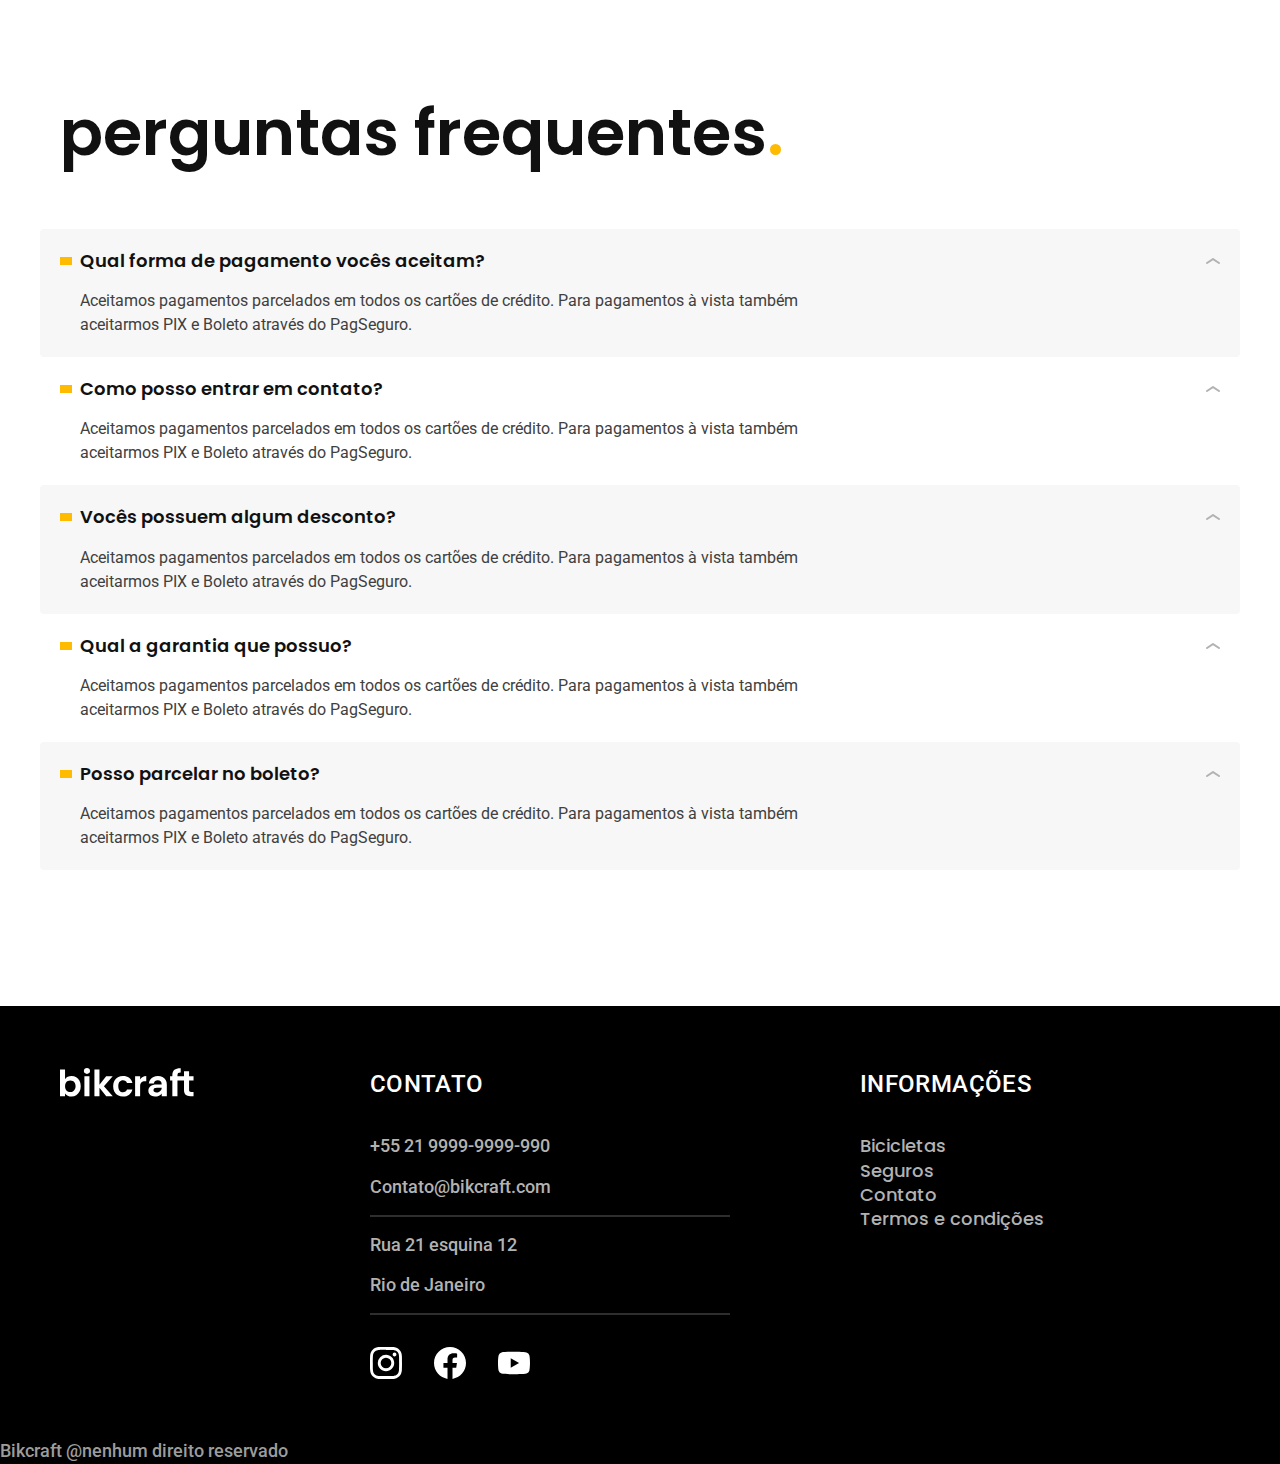
<file: seguros.html>
<!DOCTYPE html>
<html lang="pt-br">

<head>
  <meta charset="UTF-8">
  <meta http-equiv="X-UA-Compatible" content="IE=edge">
  <meta name="viewport" content="width=device-width, initial-scale=1.0">
  <title>Seguros | Bikcraft</title>
  <meta name="description" content="ermos e condições">
  <link rel="stylesheet" href="./css/style.css">
  <link rel="preload" href="./css/style.css" as="style">
  <link rel="preconnect" href="https://fonts.googleapis.com">
  <link rel="preconnect" href="https://fonts.gstatic.com" crossorigin>
  <link href="https://fonts.googleapis.com/css2?family=Merriweather:ital,wght@1,900&family=Poppins:wght@400;600&family=Roboto:wght@400;500&display=swap" rel="stylesheet">
</head>

<body id="seguros">
  <header class="header-bg">
    <div class="container header">
      <a href="index.html">
        <img src="img/bikcraft.svg" alt="Bikcraft">
      </a>

      <nav aria-label="primaria">
        <ul class="header-menu">
          <li><a href="/bicicletas.html">Bicicletas</a></li>
          <li><a href="/seguros.html">Seguros</a></li>
          <li><a href="/contato.html">Contato</a></li>
        </ul>
      </nav>

    </div>
  </header>

  <main class="seguros-bg">
    <div class="titulo-bg">
      <div class="titulo container">
        <p class="font-2-l-b cor-5">Escolha o segurlo</p>
        <h1 class="font-1-xxl cor-0">você seguro<span>.</span></h1>
      </div>
      <div class="seguros container">
        <div class="seguros-item">
          <h3 class="font-1-xl cor-6">Prata</h3>
          <span class="font-1-xl cor-0">R$ 199 <span class="font-1-xs cor-6">mensal</span></span>
          <ul class="font-2-m cor-0">
            <li>Duas trocas por ano</li>
            <li>Assistência técnica</li>
            <li>Suporte 08h às 18h</li>
            <li>Cobertura estadual</li>
          </ul>
          <a class="btn secundario" href="orcamento.hmtl">Inscreva-se</a>
        </div>

        <div class="seguros-item">
          <h3 class="font-1-xl cor-p1">Ouro</h3>
          <span class="font-1-xl cor-0">R$ 299 <span class="font-1-xs cor-6">mensal</span></span>
          <ul class="font-2-m cor-0">
            <li>Cinco trocas por ano</li>
            <li>Assistência especial</li>
            <li>Suporte 24h</li>
            <li>Cobertura nacional</li>
            <li>Desconto em parceiros</li>
            <li>Acesso ao Clube Bikcraft</li>
          </ul>
          <a class="btn" href="orcamento.hmtl">Inscreva-se</a>
        </div>
      </div>

    </div>


  </main>

  <article class="vantagens-bg">
    <div class="vantagens container">
      <h2 class="font-1-xxl cor-0">Vantagens<span class="cor-p1">.</span></h2>
      <ul>
        <li><img src="img/icones/eletrica.svg" alt="">
          <h3 class="font-1-l cor-0">Reparo eletrico</h3>
          <p class="font-2-s cor-5">Garantimos o reparo completo do seu motor em caso de falhas. Sabemos que falhas são raras, mas estamos aqui para caso ocorra.</p>
        </li>
        <li><img src="img/icones/carbono.svg" alt="">
          <h3 class="font-1-l cor-0">carbono</h3>
          <p class="font-2-s cor-5">Nossos quadros são feitos para durar para sempre. Mas caso algo ocorra, ficamos felizes em reparar.</p>
        </li>
        <li><img src="img/icones/sustentavel.svg" alt="">
          <h3 class="font-1-l cor-0">Sustentavel</h3>
          <p class="font-2-s cor-5">Trabalhamos com a filosofia de desperdício zero. Qualquer parte defeituosa é reciclada e reutilizada em outro projeto.</p>
        </li>
        <li><img src="img/icones/rastreador.svg" alt="">
          <h3 class="font-1-l cor-0">Rastreador</h3>
          <p class="font-2-s cor-5">Utilizamos o GPS da sua Bikcraft em conjunto com especialistas em segurança para efetuarmos a recuperação.</p>
        </li>
        <li><img src="img/icones/seguro.svg" alt="">
          <h3 class="font-1-l cor-0">Segurança</h3>
          <p class="font-2-s cor-5">Com o seguro Bikcraft você pode ficar tranquilo em saber que o seu dinheiro não será perdido em casos de roubo.</p>
        </li>
        <li><img src="img/icones/eletrica.svg" alt="">
          <h3 class="font-1-l cor-0">Rapidez</h3>
          <p class="font-2-s cor-5">A sua Bikcraft ficará pronta para uso no mesmo dia, caso você traga ela para ser reparada em uma das filiais.</p>
        </li>
      </ul>
    </div>
  </article>

  <article class="perguntas container">
    <h2 class="font-1-xxl">perguntas frequentes<span class="cor-p1">.</span></h2>
    <dl>
      <div>
        <dt class="font-1-m-b">Qual forma de pagamento vocês aceitam?</dt>
        <dd class="font-2-s cor-9">Aceitamos pagamentos parcelados em todos os cartões de crédito. Para pagamentos à vista também aceitarmos PIX e Boleto através do PagSeguro.</dd>
      </div>
      <div>
        <dt class="font-1-m-b">Como posso entrar em contato?</dt>
        <dd class="font-2-s cor-9">Aceitamos pagamentos parcelados em todos os cartões de crédito. Para pagamentos à vista também aceitarmos PIX e Boleto através do PagSeguro.</dd>
      </div>
      <div>
        <dt class="font-1-m-b">Vocês possuem algum desconto?</dt>
        <dd class="font-2-s cor-9">Aceitamos pagamentos parcelados em todos os cartões de crédito. Para pagamentos à vista também aceitarmos PIX e Boleto através do PagSeguro.</dd>
      </div>
      <div>
        <dt class="font-1-m-b">Qual a garantia que possuo?</dt>
        <dd class="font-2-s cor-9">Aceitamos pagamentos parcelados em todos os cartões de crédito. Para pagamentos à vista também aceitarmos PIX e Boleto através do PagSeguro.</dd>
      </div>
      <div>
        <dt class="font-1-m-b">Posso parcelar no boleto?</dt>
        <dd class="font-2-s cor-9">Aceitamos pagamentos parcelados em todos os cartões de crédito. Para pagamentos à vista também aceitarmos PIX e Boleto através do PagSeguro.</dd>
      </div>
    </dl>
  </article>

  <footer class="footer-bg">
    <div class="footer container">
      <img src="img/bikcraft.svg" alt="Bikcraft">
      <div class="footer-contato">
        <h3 class="font-2-l-b cor-0">Contato</h3>
        <ul class="cor-5 font-2-m">
          <li><a href="tel:+55219999999">+55 21 9999-9999-990</a></li>
          <li><a href="mailto:contato@bikcraft.com">Contato@bikcraft.com</a></li>
          <li>Rua 21 esquina 12</li>
          <li>Rio de Janeiro</li>
        </ul>
        <div class="footer-redes">
          <a href="#">
            <img src="img/redes/instagram.svg" alt="instagram">
          </a>
          <a href="#">
            <img src="img/redes/facebook.svg" alt="facebook">
          </a>
          <a href="#">
            <img src="img/redes/youtube.svg" alt="youtube">
          </a>
        </div>
      </div>
      <div class="footer-info">
        <h3 class="font-2-l-b cor-0">Informações</h3>
        <nav>
          <ul class="font-1-m cor-5">
            <li><a href="bicicletas.html">Bicicletas</a></li>
            <li><a href="seguros.html">Seguros</a></li>
            <li><a href="contato.html">Contato</a></li>
            <li><a href="contato.html">Termos e condições</a></li>
          </ul>
        </nav>
      </div>
    </div>
    <p class="footer-copy font-2-m cor-6">Bikcraft @nenhum direito reservado</p>
  </footer>
</file>
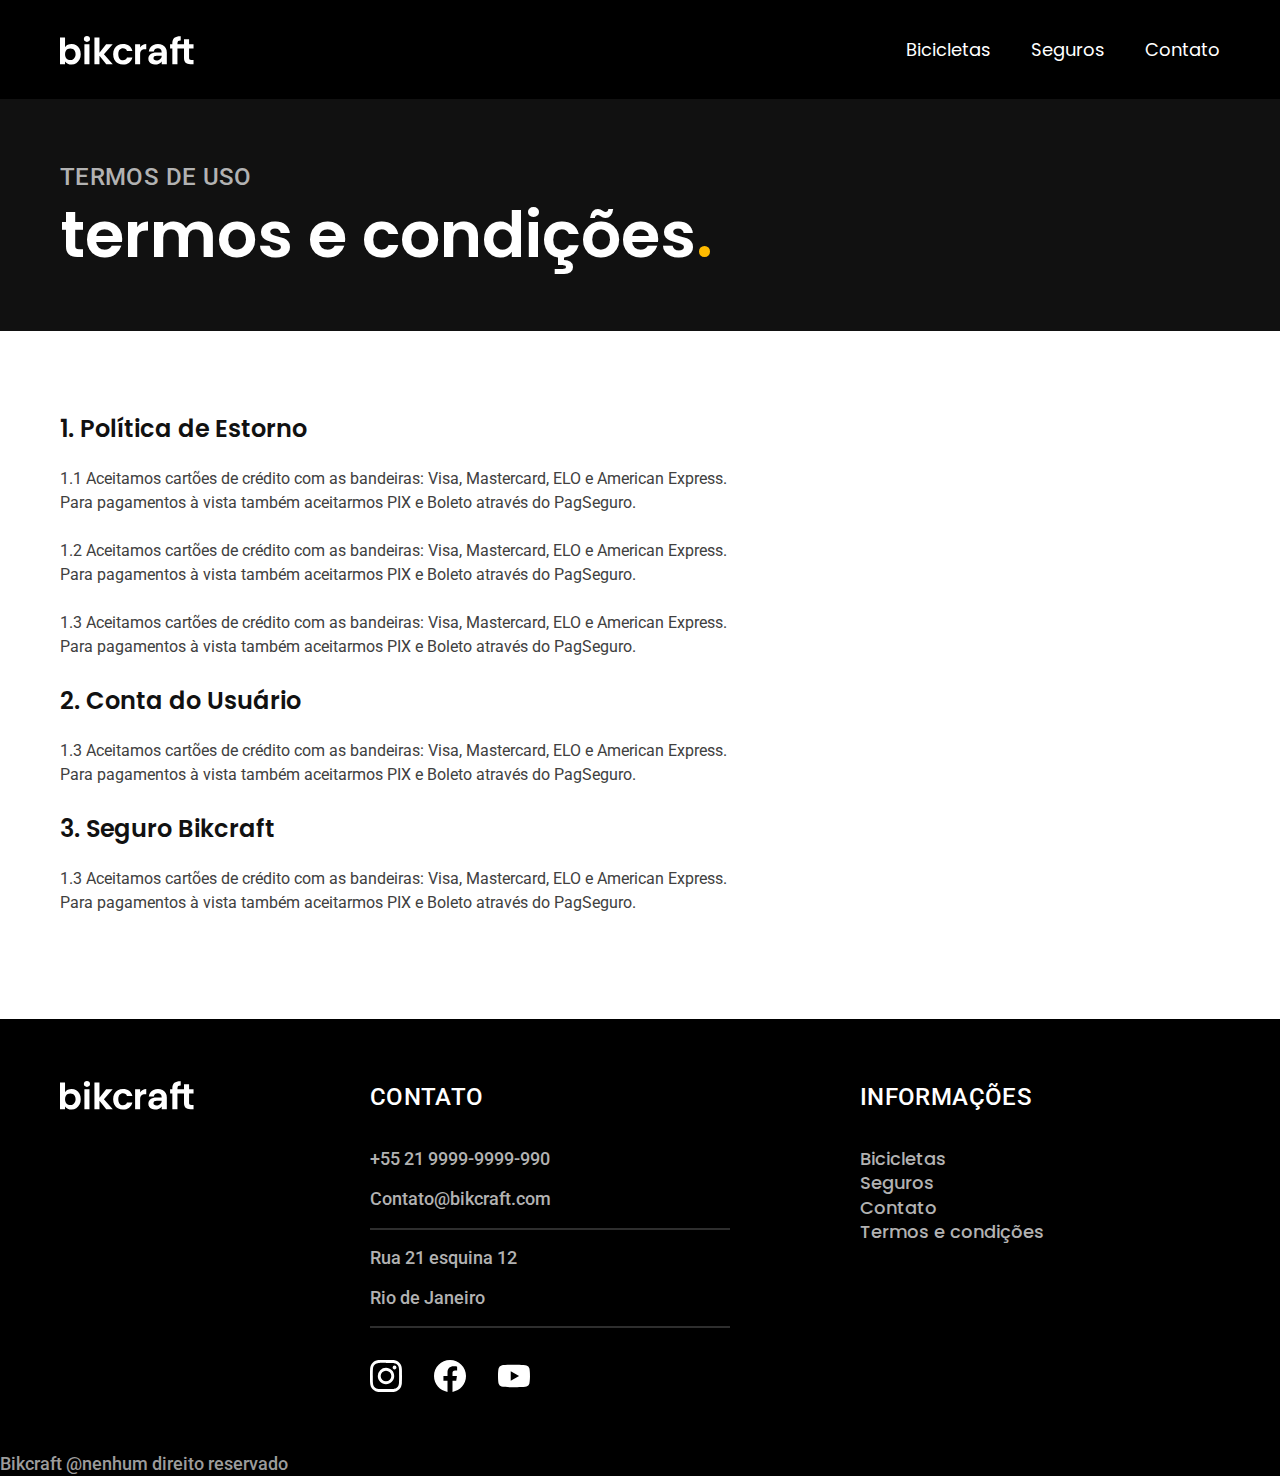
<file: termos.html>
<!DOCTYPE html>
<html lang="pt-br">

<head>
  <meta charset="UTF-8">
  <meta http-equiv="X-UA-Compatible" content="IE=edge">
  <meta name="viewport" content="width=device-width, initial-scale=1.0">
  <title>Termos e condições | Bikcraft</title>
  <meta name="description" content="ermos e condições">
  <link rel="stylesheet" href="./css/style.css">
  <link rel="preload" href="./css/style.css" as="style">
  <link rel="preconnect" href="https://fonts.googleapis.com">
  <link rel="preconnect" href="https://fonts.gstatic.com" crossorigin>
  <link href="https://fonts.googleapis.com/css2?family=Merriweather:ital,wght@1,900&family=Poppins:wght@400;600&family=Roboto:wght@400;500&display=swap" rel="stylesheet">
</head>

<body id="termos">
  <header class="header-bg">
    <div class="container header">
      <a href="index.html">
        <img src="img/bikcraft.svg" alt="Bikcraft">
      </a>

      <nav aria-label="primaria">
        <ul class="header-menu">
          <li><a href="/bicicletas.html">Bicicletas</a></li>
          <li><a href="/seguros.html">Seguros</a></li>
          <li><a href="/contato.html">Contato</a></li>
        </ul>
      </nav>

    </div>
  </header>

  <main>
    <div class="titulo-bg">
      <div class="titulo container">
        <p class="font-2-l-b cor-5">Termos de uso</p>
        <h1 class="font-1-xxl cor-0">termos e condições<span>.</span></h1>
      </div>
    </div>

    <div class="termos container font-2-s cor-10">
      <h2 class="font-1-l cor-11">1. Política de Estorno</h2>
      <p>1.1 Aceitamos cartões de crédito com as bandeiras: Visa, Mastercard, ELO e American Express. Para pagamentos à vista também aceitarmos PIX e Boleto através do PagSeguro.</p>
      <p>1.2 Aceitamos cartões de crédito com as bandeiras: Visa, Mastercard, ELO e American Express. Para pagamentos à vista também aceitarmos PIX e Boleto através do PagSeguro.</p>
      <p>1.3 Aceitamos cartões de crédito com as bandeiras: Visa, Mastercard, ELO e American Express. Para pagamentos à vista também aceitarmos PIX e Boleto através do PagSeguro.</p>
      <h2 class="font-1-l cor-11">2. Conta do Usuário</h2>
      <p>1.3 Aceitamos cartões de crédito com as bandeiras: Visa, Mastercard, ELO e American Express. Para pagamentos à vista também aceitarmos PIX e Boleto através do PagSeguro.</p>
      <h2 class="font-1-l cor-11">3. Seguro Bikcraft</h2>
      <p>1.3 Aceitamos cartões de crédito com as bandeiras: Visa, Mastercard, ELO e American Express. Para pagamentos à vista também aceitarmos PIX e Boleto através do PagSeguro.</p>
    </div>
  </main>

  <footer class="footer-bg">
    <div class="footer container">
      <img src="img/bikcraft.svg" alt="Bikcraft">
      <div class="footer-contato">
        <h3 class="font-2-l-b cor-0">Contato</h3>
        <ul class="cor-5 font-2-m">
          <li><a href="tel:+55219999999">+55 21 9999-9999-990</a></li>
          <li><a href="mailto:contato@bikcraft.com">Contato@bikcraft.com</a></li>
          <li>Rua 21 esquina 12</li>
          <li>Rio de Janeiro</li>
        </ul>
        <div class="footer-redes">
          <a href="#">
            <img src="img/redes/instagram.svg" alt="instagram">
          </a>
          <a href="#">
            <img src="img/redes/facebook.svg" alt="facebook">
          </a>
          <a href="#">
            <img src="img/redes/youtube.svg" alt="youtube">
          </a>
        </div>
      </div>
      <div class="footer-info">
        <h3 class="font-2-l-b cor-0">Informações</h3>
        <nav>
          <ul class="font-1-m cor-5">
            <li><a href="bicicletas.html">Bicicletas</a></li>
            <li><a href="seguros.html">Seguros</a></li>
            <li><a href="contato.html">Contato</a></li>
            <li><a href="contato.html">Termos e condições</a></li>
          </ul>
        </nav>
      </div>
    </div>
    <p class="footer-copy font-2-m cor-6">Bikcraft @nenhum direito reservado</p>
  </footer>
</file>
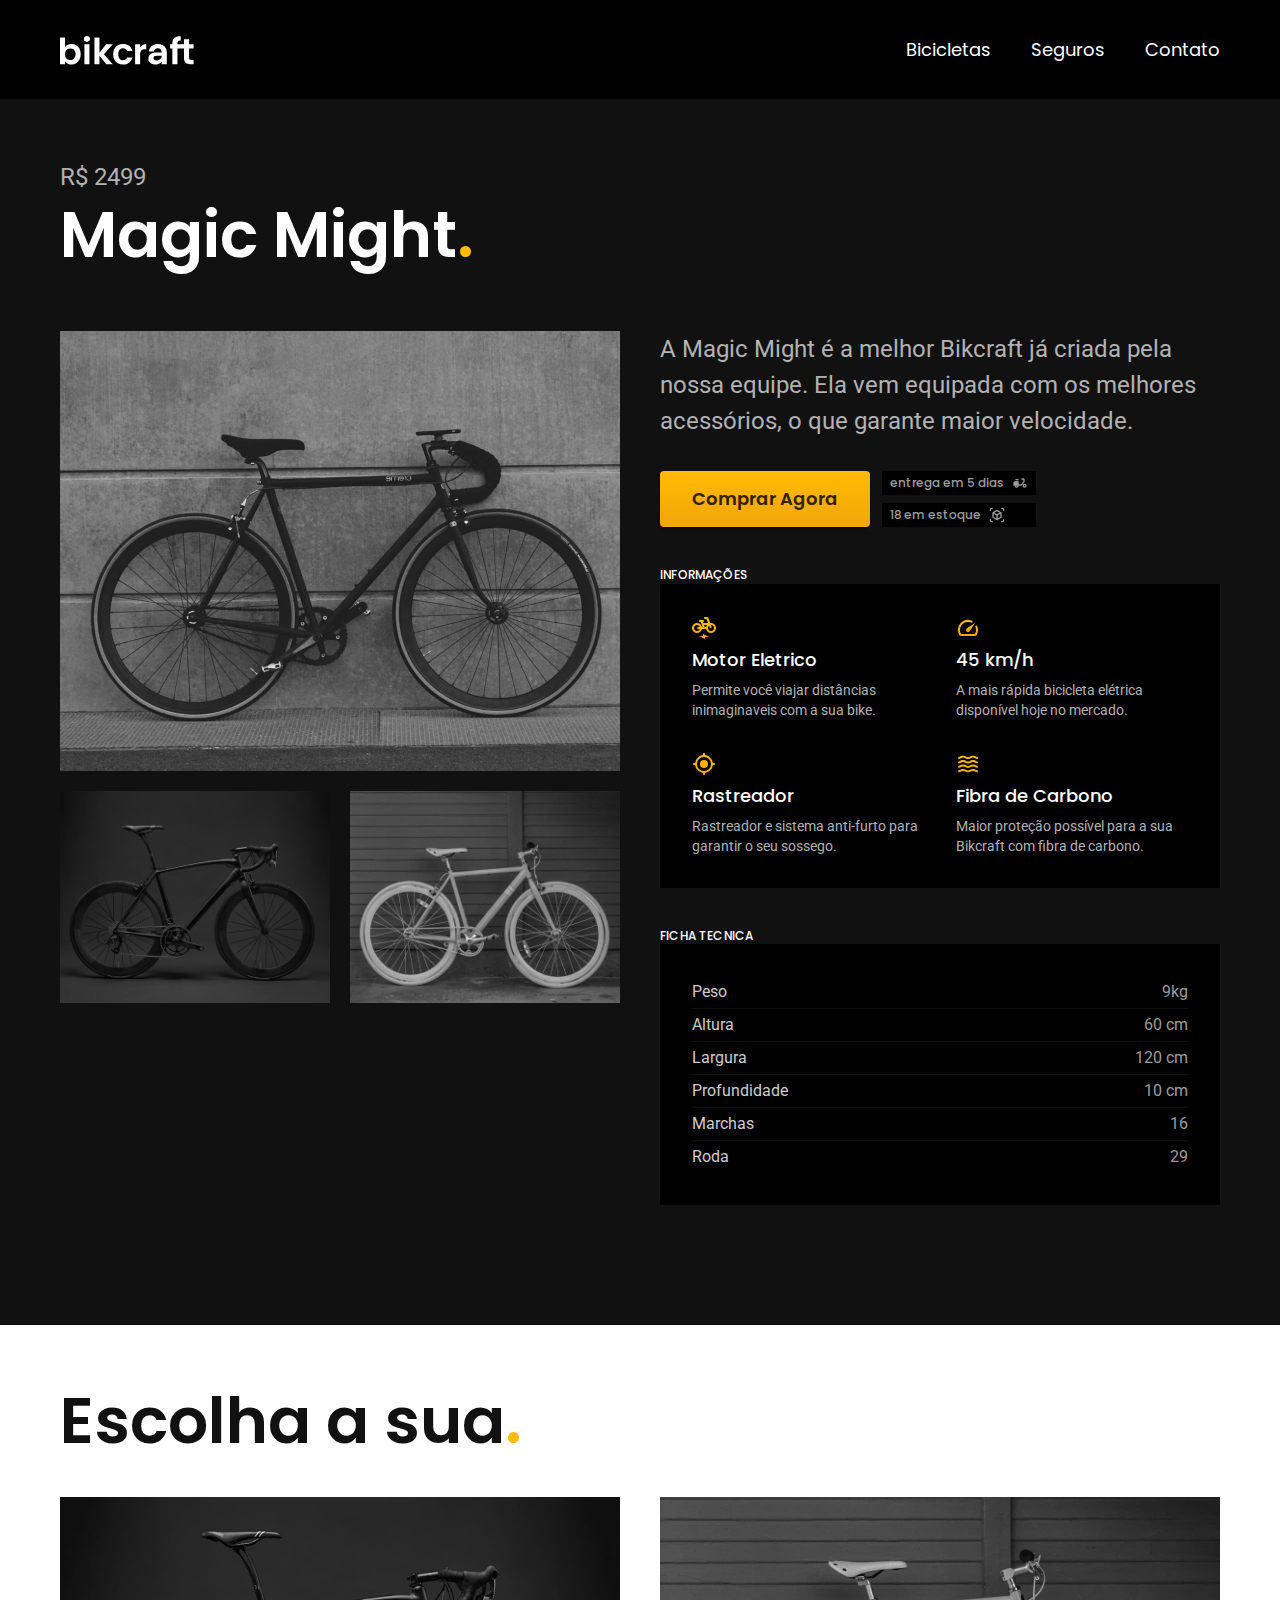
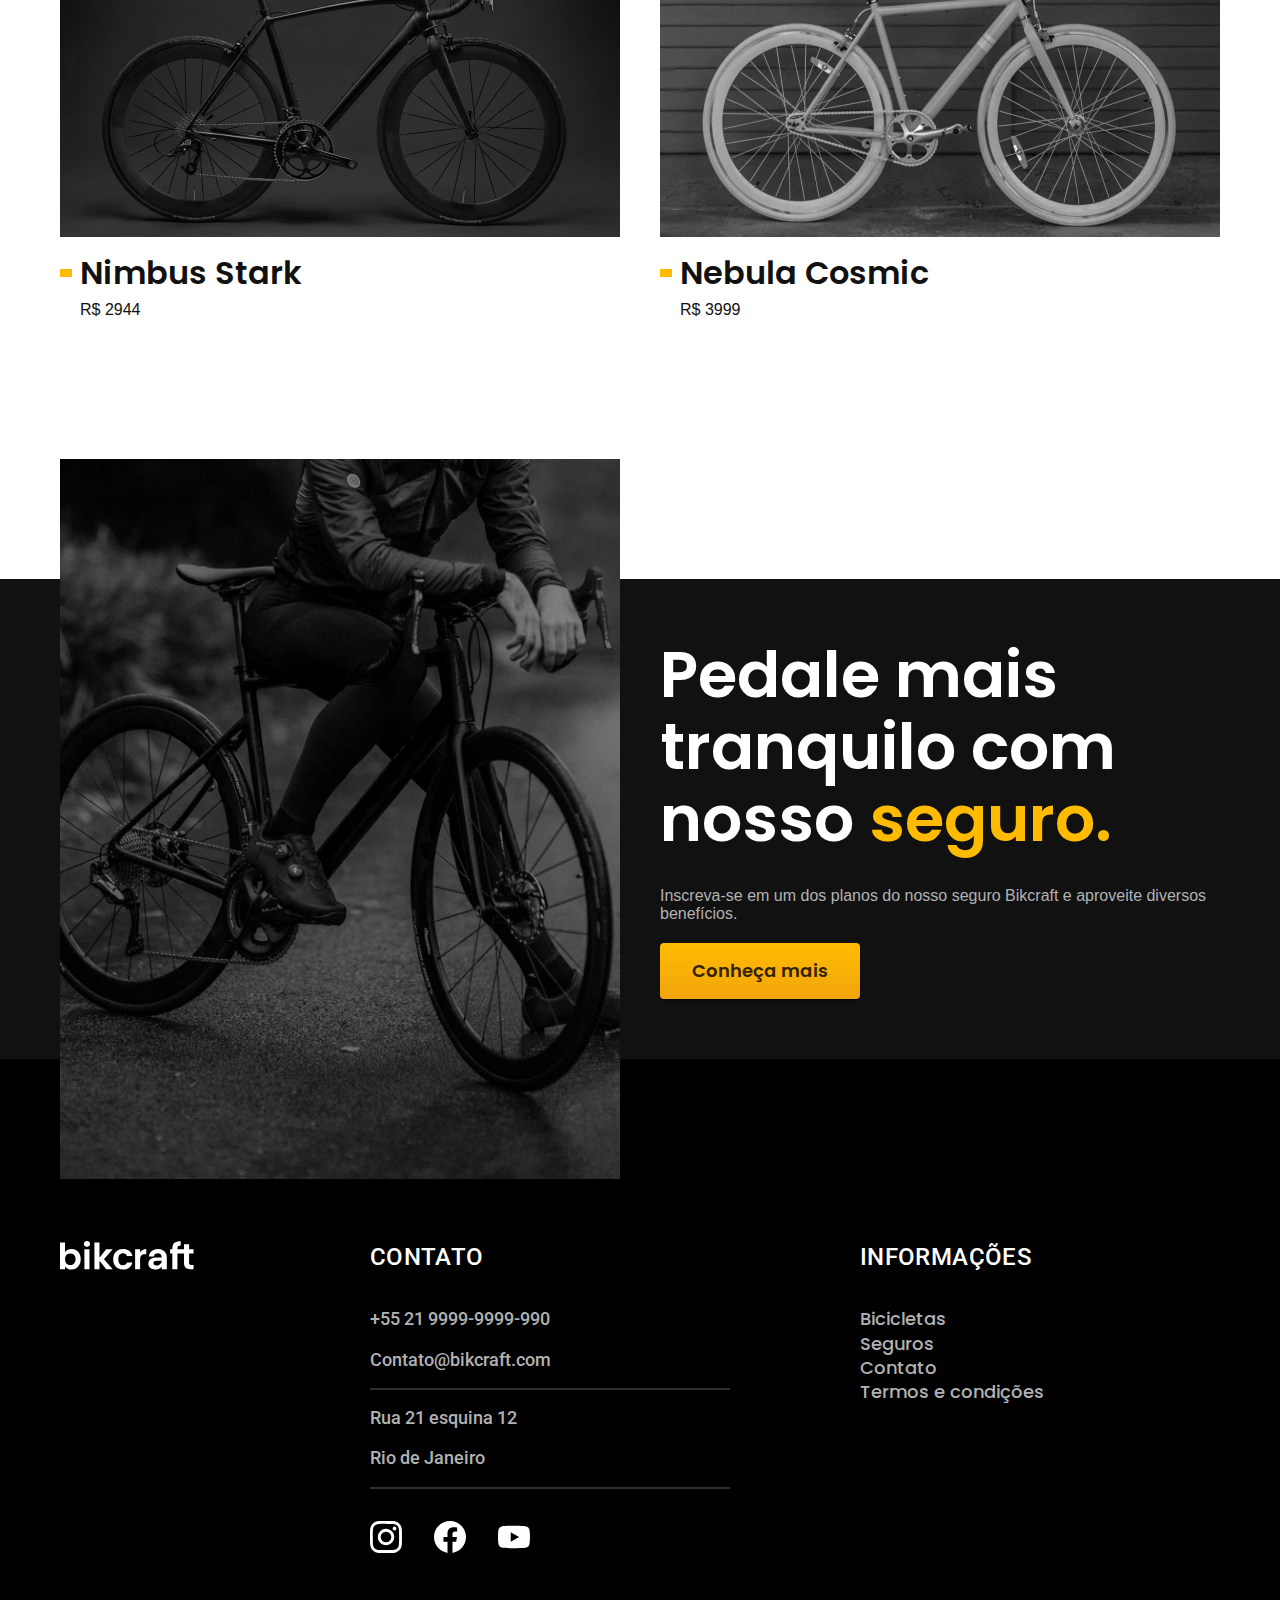
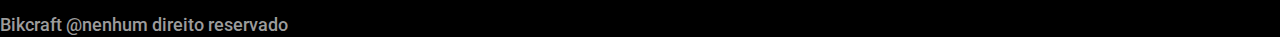
<file: bicicletas/magic.html>
<!DOCTYPE html>
<html lang="pt-br">

<head>
  <meta charset="UTF-8">
  <meta http-equiv="X-UA-Compatible" content="IE=edge">
  <meta name="viewport" content="width=device-width, initial-scale=1.0">
  <title>Magic Might | Bikcraft</title>
  <meta name="description" content="ermos e condições">
  <link rel="stylesheet" href="../css/style.css">
  <link rel="preconnect" href="https://fonts.googleapis.com">
  <link rel="preconnect" href="https://fonts.gstatic.com" crossorigin>
  <link href="https://fonts.googleapis.com/css2?family=Merriweather:ital,wght@1,900&family=Poppins:wght@400;600&family=Roboto:wght@400;500&display=swap" rel="stylesheet">
</head>

<body id="bicicleta">
  <header class="header-bg">
    <div class="container header">
      <a href="../index.html">
        <img src="../img/bikcraft.svg" alt="Bikcraft">
      </a>

      <nav aria-label="primaria">
        <ul class="header-menu">
          <li><a href="../bicicletas.html">Bicicletas</a></li>
          <li><a href="../seguros.html">Seguros</a></li>
          <li><a href="../contato.html">Contato</a></li>
        </ul>
      </nav>

    </div>
  </header>

  <main class="titulo-bg">
    <div>
      <div class="titulo container">
        <p class="font-2-l cor-5">R$ 2499</p>
        <h1 class="font-1-xxl cor-0">Magic Might<span>.</span></h1>
      </div>
    </div>

    <div class="bicicleta container">
      <div class="bicicleta-img">
        <img src="../img/bicicleta/nimbus2.jpg" alt="">
        <img src="../img/bicicleta/nimbus1.jpg" alt="">
        <img src="../img/bicicleta/nimbus3.jpg" alt="">
      </div>
      <div class="bicicleta-conteudo">
        <p class="font-2-l cor-5">A Magic Might é a melhor Bikcraft já criada pela nossa equipe. Ela vem equipada com os melhores acessórios, o que garante maior velocidade.</p>
        <div class="bicicleta-comprar">
          <a class="btn" href="../orcamento.html">Comprar Agora</a>
          <span class="font-1-xs cor-6">entrega em 5 dias <img src="../img/icones/entrega.svg" alt=""></span>
          <span class="font-1-xs cor-6">18 em estoque<img src="../img/icones/estoque.svg" alt=""></span>
        </div>

        <h2 class="font-1-xs cor-0">Informações</h2>
        <ul class="bicicleta-informacoes">
          <li>
            <img src="../img/icones/eletrica.svg" alt="">
            <h3 class="font-1-m cor-0">Motor Eletrico</h3>
            <p class="font-2-xs cor-5">Permite você viajar distâncias inimaginaveis com a sua bike.</p>
          <li>
            <img src="../img/icones/velocidade.svg" alt="">
            <h3 class="font-1-m cor-0">45 km/h</h3>
            <p class="font-2-xs cor-5">A mais rápida bicicleta elétrica disponível hoje no mercado.</p>
          </li>
          <li>
            <img src="../img/icones/rastreador.svg" alt="">
            <h3 class="font-1-m cor-0">Rastreador</h3>
            <p class="font-2-xs cor-5">Rastreador e sistema anti-furto para garantir o seu sossego.</p>
          </li>
          <li>
            <img src="../img/icones/carbono.svg" alt="">
            <h3 class="font-1-m cor-0">Fibra de Carbono</h3>
            <p class="font-2-xs cor-5">Maior proteção possível para a sua Bikcraft com fibra de carbono.</p>
          </li>
        </ul>
        <h2 class="font-1-xs cor-0">Ficha tecnica</h2>
        <ul class="bicicleta-ficha font-2-s cor-4">
          <li>Peso <span>9kg</span></li>
          <li>Altura <span>60 cm</span></li>
          <li>Largura <span>120 cm</span></li>
          <li>Profundidade <span>10 cm</span></li>
          <li>Marchas <span>16</span></li>
          <li>Roda <span>29</span></li>
        </ul>
      </div>
    </div>
  </main>

  <article class="bicicletas-lista container">
    <h2 class="font-1-xxl">Escolha a sua<span class="cor-p1">.</span></h2>
    <ul>
      <li>
        <a href="../bicicletas/nimbus.html">
          <img src="../img/bicicletas/nimbus.jpg" alt="Bicicleta preta">
          <h3 class="font-1-xl">Nimbus Stark</h3>
          <span class="font-2m">R$ 2944</span>
        </a>
      </li>

      <li>
        <a href="../bicicletas/nebula.html">
          <img src="../img/bicicletas/nebula.jpg" alt="Bicicleta preta">
          <h3 class="font-1-xl">Nebula Cosmic</h3>
          <span class="font-2m">R$ 3999</span>
        </a>
      </li>
    </ul>
  </article>

  <article class="seguro-bg">
    <div class="seguro container">
      <div class="seguro-img"><img src="../img/fotos/seguros.jpg" alt="Pessoa parada em uma bicicleta"></div>
      <div class="seguro-conteudo">
        <h2 class="font-1-xxl cor-0">Pedale mais tranquilo com nosso <span class="cor-p1">seguro.</span></h2>
        <p class="font-s-l cor-5">Inscreva-se em um dos planos do nosso seguro Bikcraft e aproveite diversos benefícios.</p>
        <a class="btn" href="../seguros.html">Conheça mais</a>
      </div>
    </div>
  </article>

  <footer class="footer-bg">
    <div class="footer container">
      <img src="../img/bikcraft.svg" alt="Bikcraft">
      <div class="footer-contato">
        <h3 class="font-2-l-b cor-0">Contato</h3>
        <ul class="cor-5 font-2-m">
          <li><a href="tel:+55219999999">+55 21 9999-9999-990</a></li>
          <li><a href="mailto:contato@bikcraft.com">Contato@bikcraft.com</a></li>
          <li>Rua 21 esquina 12</li>
          <li>Rio de Janeiro</li>
        </ul>
        <div class="footer-redes">
          <a href="#">
            <img src="../img/redes/instagram.svg" alt="instagram">
          </a>
          <a href="#">
            <img src="../img/redes/facebook.svg" alt="facebook">
          </a>
          <a href="#">
            <img src="../img/redes/youtube.svg" alt="youtube">
          </a>
        </div>
      </div>
      <div class="footer-info">
        <h3 class="font-2-l-b cor-0">Informações</h3>
        <nav>
          <ul class="font-1-m cor-5">
            <li><a href="../bicicletas.html">Bicicletas</a></li>
            <li><a href="seguros.html">Seguros</a></li>
            <li><a href="contato.html">Contato</a></li>
            <li><a href="contato.html">Termos e condições</a></li>
          </ul>
        </nav>
      </div>
    </div>
    <p class="footer-copy font-2-m cor-6">Bikcraft @nenhum direito reservado</p>
  </footer>
</file>
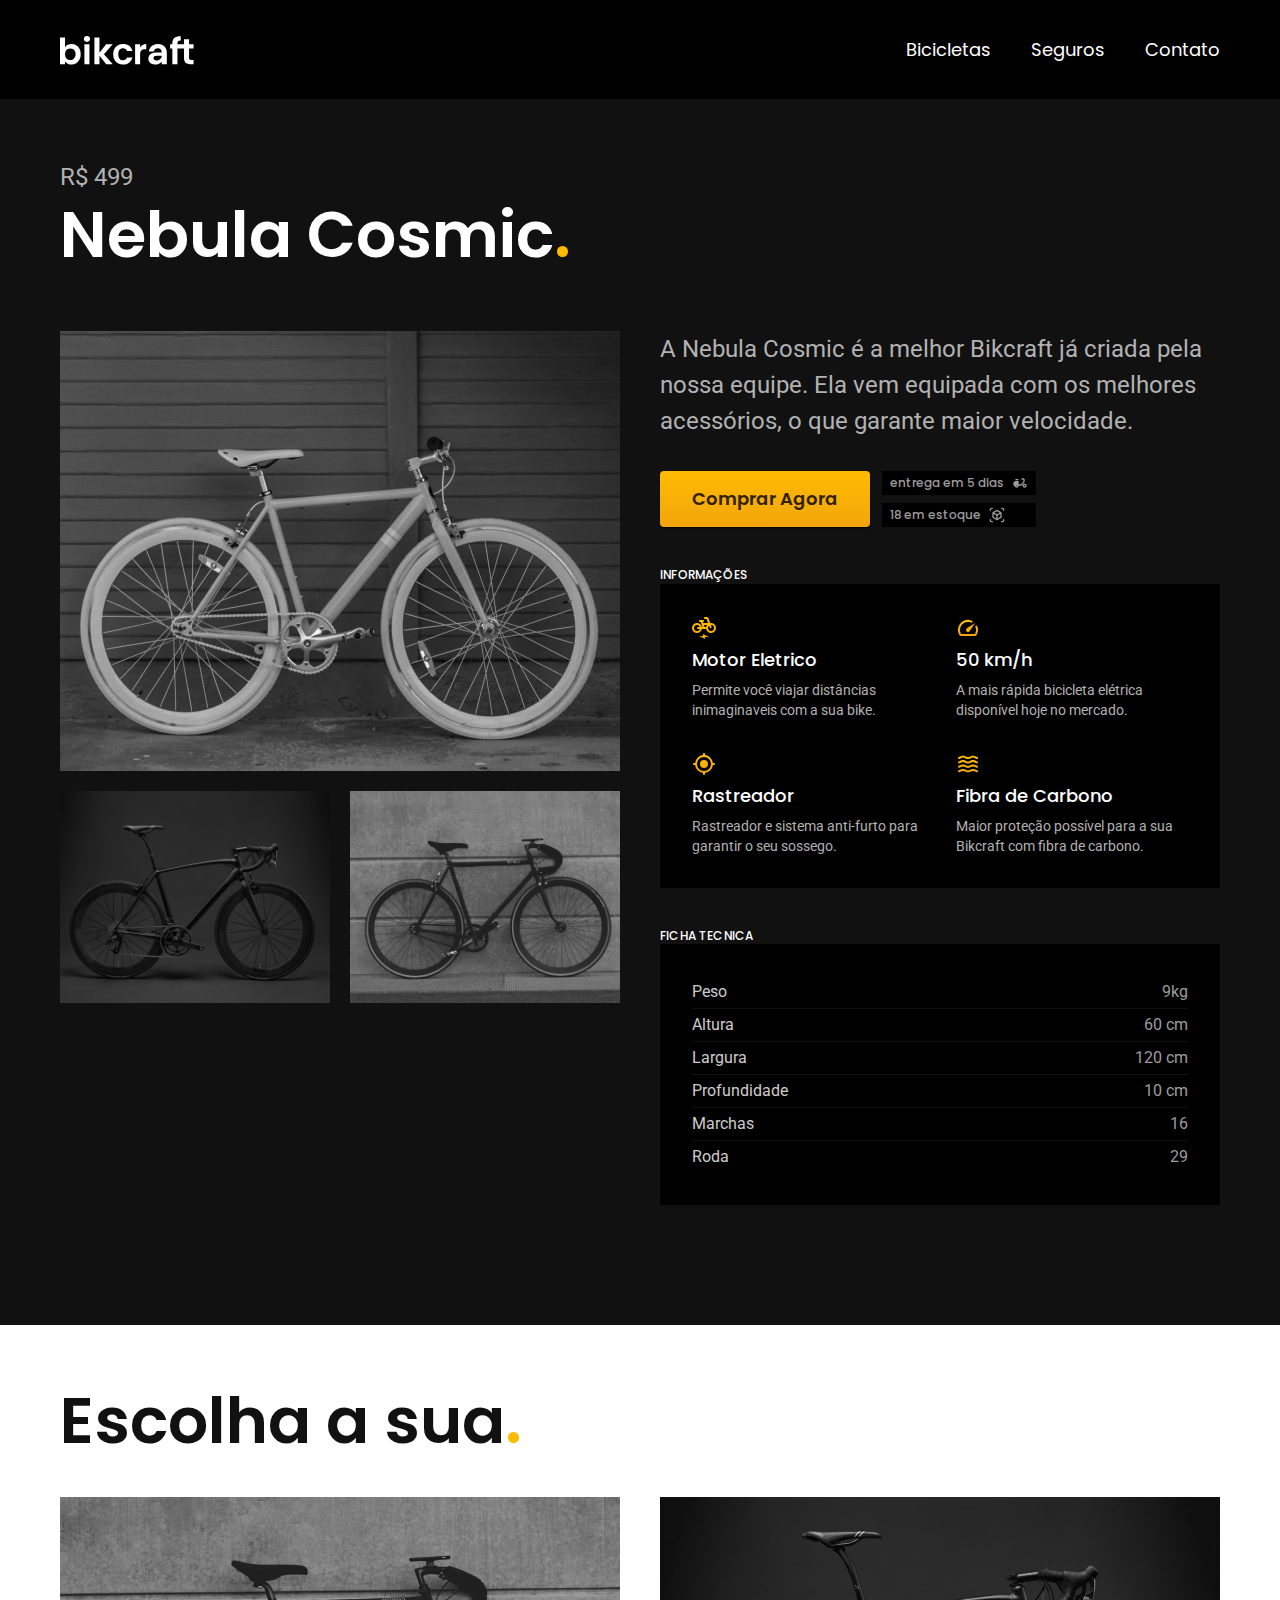
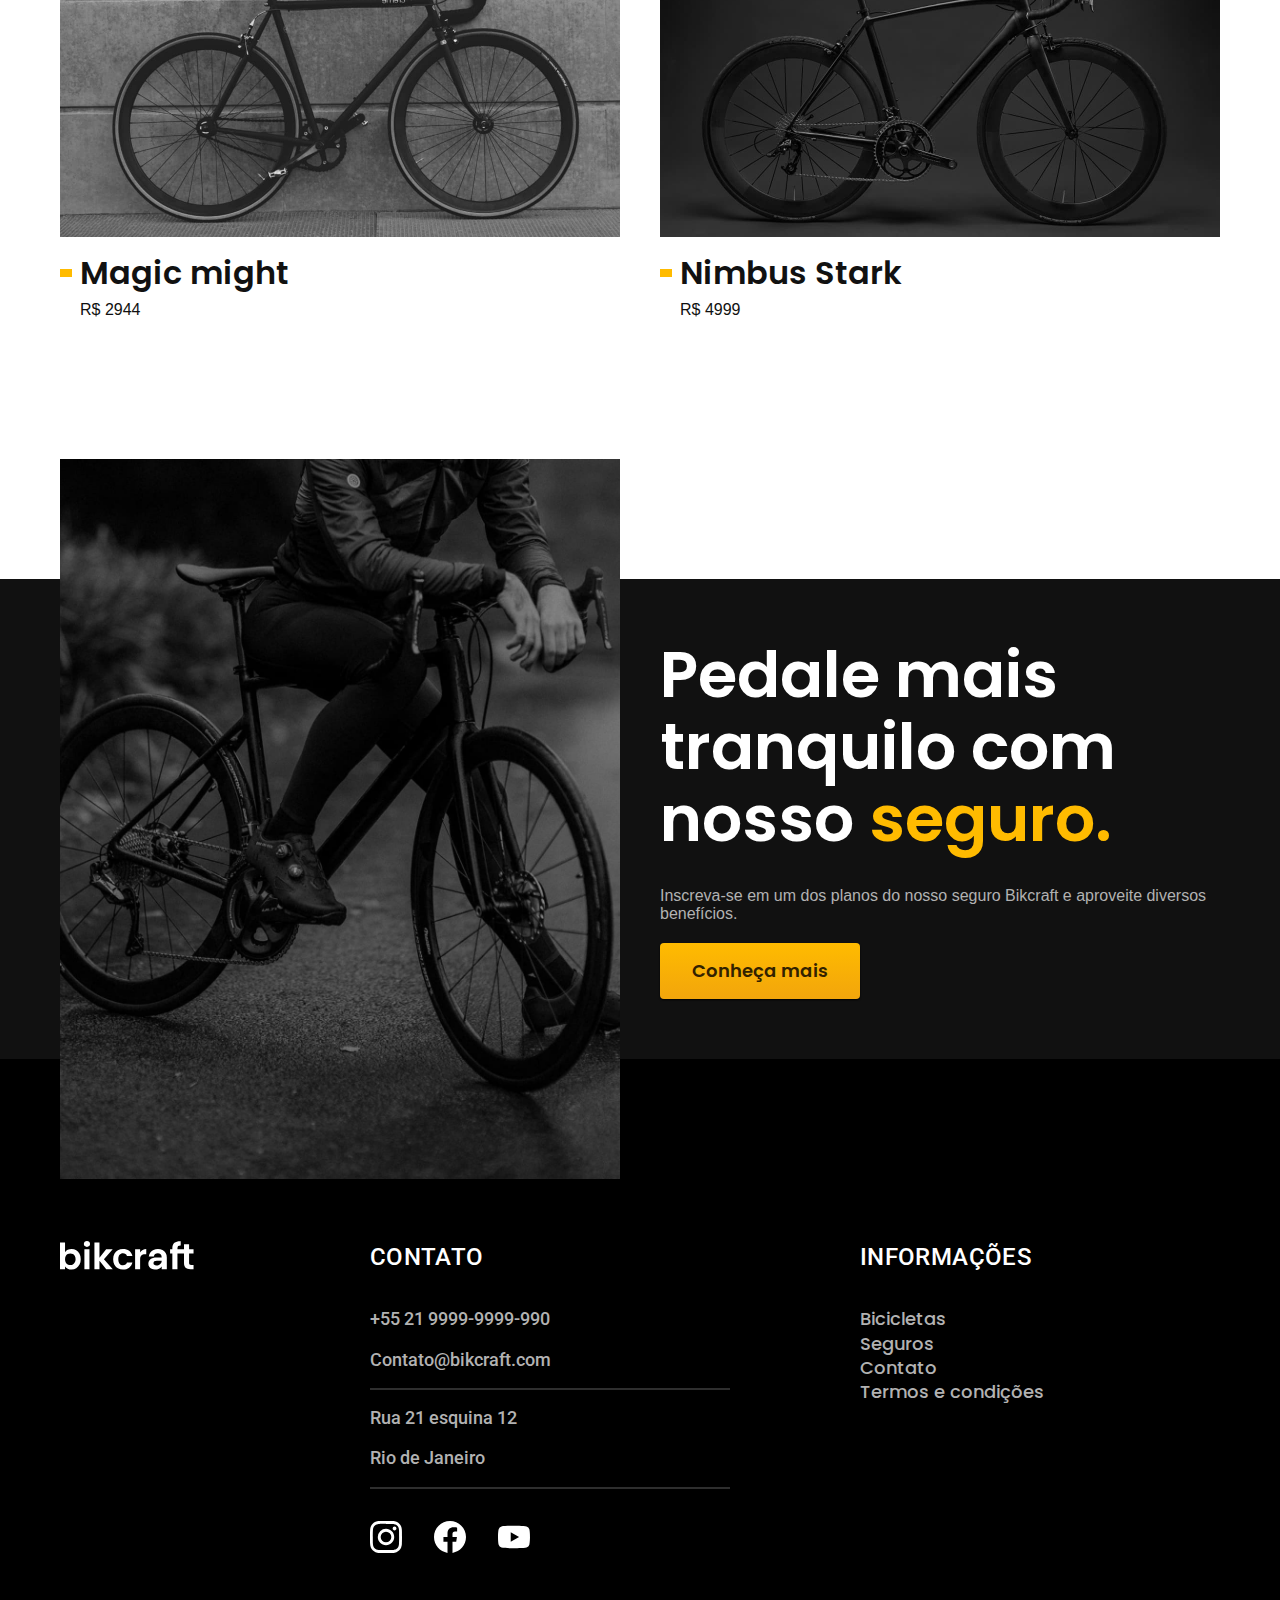
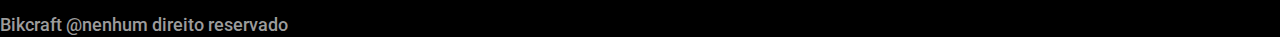
<file: bicicletas/nebula.html>
<!DOCTYPE html>
<html lang="pt-br">

<head>
  <meta charset="UTF-8">
  <meta http-equiv="X-UA-Compatible" content="IE=edge">
  <meta name="viewport" content="width=device-width, initial-scale=1.0">
  <title>Nebula | Bikcraft</title>
  <meta name="description" content="ermos e condições">
  <link rel="stylesheet" href="../css/style.css">
  <link rel="preconnect" href="https://fonts.googleapis.com">
  <link rel="preconnect" href="https://fonts.gstatic.com" crossorigin>
  <link href="https://fonts.googleapis.com/css2?family=Merriweather:ital,wght@1,900&family=Poppins:wght@400;600&family=Roboto:wght@400;500&display=swap" rel="stylesheet">
</head>

<body id="bicicleta">
  <header class="header-bg">
    <div class="container header">
      <a href="../index.html">
        <img src="../img/bikcraft.svg" alt="Bikcraft">
      </a>

      <nav aria-label="primaria">
        <ul class="header-menu">
          <li><a href="../bicicletas.html">Bicicletas</a></li>
          <li><a href="../seguros.html">Seguros</a></li>
          <li><a href="../contato.html">Contato</a></li>
        </ul>
      </nav>

    </div>
  </header>

  <main class="titulo-bg">
    <div>
      <div class="titulo container">
        <p class="font-2-l cor-5">R$ 499</p>
        <h1 class="font-1-xxl cor-0">Nebula Cosmic<span>.</span></h1>
      </div>
    </div>

    <div class="bicicleta container">
      <div class="bicicleta-img">
        <img src="../img/bicicleta/nimbus3.jpg" alt="">
        <img src="../img/bicicleta/nimbus1.jpg" alt="">
        <img src="../img/bicicleta/nimbus2.jpg" alt="">
      </div>
      <div class="bicicleta-conteudo">
        <p class="font-2-l cor-5">A Nebula Cosmic é a melhor Bikcraft já criada pela nossa equipe. Ela vem equipada com os melhores acessórios, o que garante maior velocidade.</p>
        <div class="bicicleta-comprar">
          <a class="btn" href="../orcamento.html">Comprar Agora</a>
          <span class="font-1-xs cor-6">entrega em 5 dias <img src="../img/icones/entrega.svg" alt=""></span>
          <span class="font-1-xs cor-6">18 em estoque<img src="../img/icones/estoque.svg" alt=""></span>
        </div>

        <h2 class="font-1-xs cor-0">Informações</h2>
        <ul class="bicicleta-informacoes">
          <li>
            <img src="../img/icones/eletrica.svg" alt="">
            <h3 class="font-1-m cor-0">Motor Eletrico</h3>
            <p class="font-2-xs cor-5">Permite você viajar distâncias inimaginaveis com a sua bike.</p>
          <li>
            <img src="../img/icones/velocidade.svg" alt="">
            <h3 class="font-1-m cor-0">50 km/h</h3>
            <p class="font-2-xs cor-5">A mais rápida bicicleta elétrica disponível hoje no mercado.</p>
          </li>
          <li>
            <img src="../img/icones/rastreador.svg" alt="">
            <h3 class="font-1-m cor-0">Rastreador</h3>
            <p class="font-2-xs cor-5">Rastreador e sistema anti-furto para garantir o seu sossego.</p>
          </li>
          <li>
            <img src="../img/icones/carbono.svg" alt="">
            <h3 class="font-1-m cor-0">Fibra de Carbono</h3>
            <p class="font-2-xs cor-5">Maior proteção possível para a sua Bikcraft com fibra de carbono.</p>
          </li>
        </ul>
        <h2 class="font-1-xs cor-0">Ficha tecnica</h2>
        <ul class="bicicleta-ficha font-2-s cor-4">
          <li>Peso <span>9kg</span></li>
          <li>Altura <span>60 cm</span></li>
          <li>Largura <span>120 cm</span></li>
          <li>Profundidade <span>10 cm</span></li>
          <li>Marchas <span>16</span></li>
          <li>Roda <span>29</span></li>
        </ul>
      </div>
    </div>
  </main>

  <article class="bicicletas-lista container">
    <h2 class="font-1-xxl">Escolha a sua<span class="cor-p1">.</span></h2>
    <ul>
      <li>
        <a href="../bicicletas/magic.html">
          <img src="../img/bicicletas/magic.jpg" alt="Bicicleta preta">
          <h3 class="font-1-xl">Magic might</h3>
          <span class="font-2m">R$ 2944</span>
        </a>
      </li>

      <li>
        <a href="../bicicletas/nimbus.html">
          <img src="../img/bicicletas/nimbus.jpg" alt="Bicicleta preta">
          <h3 class="font-1-xl">Nimbus Stark</h3>
          <span class="font-2m">R$ 4999</span>
        </a>
      </li>
    </ul>
  </article>

  <article class="seguro-bg">
    <div class="seguro container">
      <div class="seguro-img"><img src="../img/fotos/seguros.jpg" alt="Pessoa parada em uma bicicleta"></div>
      <div class="seguro-conteudo">
        <h2 class="font-1-xxl cor-0">Pedale mais tranquilo com nosso <span class="cor-p1">seguro.</span></h2>
        <p class="font-s-l cor-5">Inscreva-se em um dos planos do nosso seguro Bikcraft e aproveite diversos benefícios.</p>
        <a class="btn" href="../seguros.html">Conheça mais</a>
      </div>
    </div>
  </article>

  <footer class="footer-bg">
    <div class="footer container">
      <img src="../img/bikcraft.svg" alt="Bikcraft">
      <div class="footer-contato">
        <h3 class="font-2-l-b cor-0">Contato</h3>
        <ul class="cor-5 font-2-m">
          <li><a href="tel:+55219999999">+55 21 9999-9999-990</a></li>
          <li><a href="mailto:contato@bikcraft.com">Contato@bikcraft.com</a></li>
          <li>Rua 21 esquina 12</li>
          <li>Rio de Janeiro</li>
        </ul>
        <div class="footer-redes">
          <a href="#">
            <img src="../img/redes/instagram.svg" alt="instagram">
          </a>
          <a href="#">
            <img src="../img/redes/facebook.svg" alt="facebook">
          </a>
          <a href="#">
            <img src="../img/redes/youtube.svg" alt="youtube">
          </a>
        </div>
      </div>
      <div class="footer-info">
        <h3 class="font-2-l-b cor-0">Informações</h3>
        <nav>
          <ul class="font-1-m cor-5">
            <li><a href="../bicicletas.html">Bicicletas</a></li>
            <li><a href="seguros.html">Seguros</a></li>
            <li><a href="contato.html">Contato</a></li>
            <li><a href="contato.html">Termos e condições</a></li>
          </ul>
        </nav>
      </div>
    </div>
    <p class="footer-copy font-2-m cor-6">Bikcraft @nenhum direito reservado</p>
  </footer>
</file>
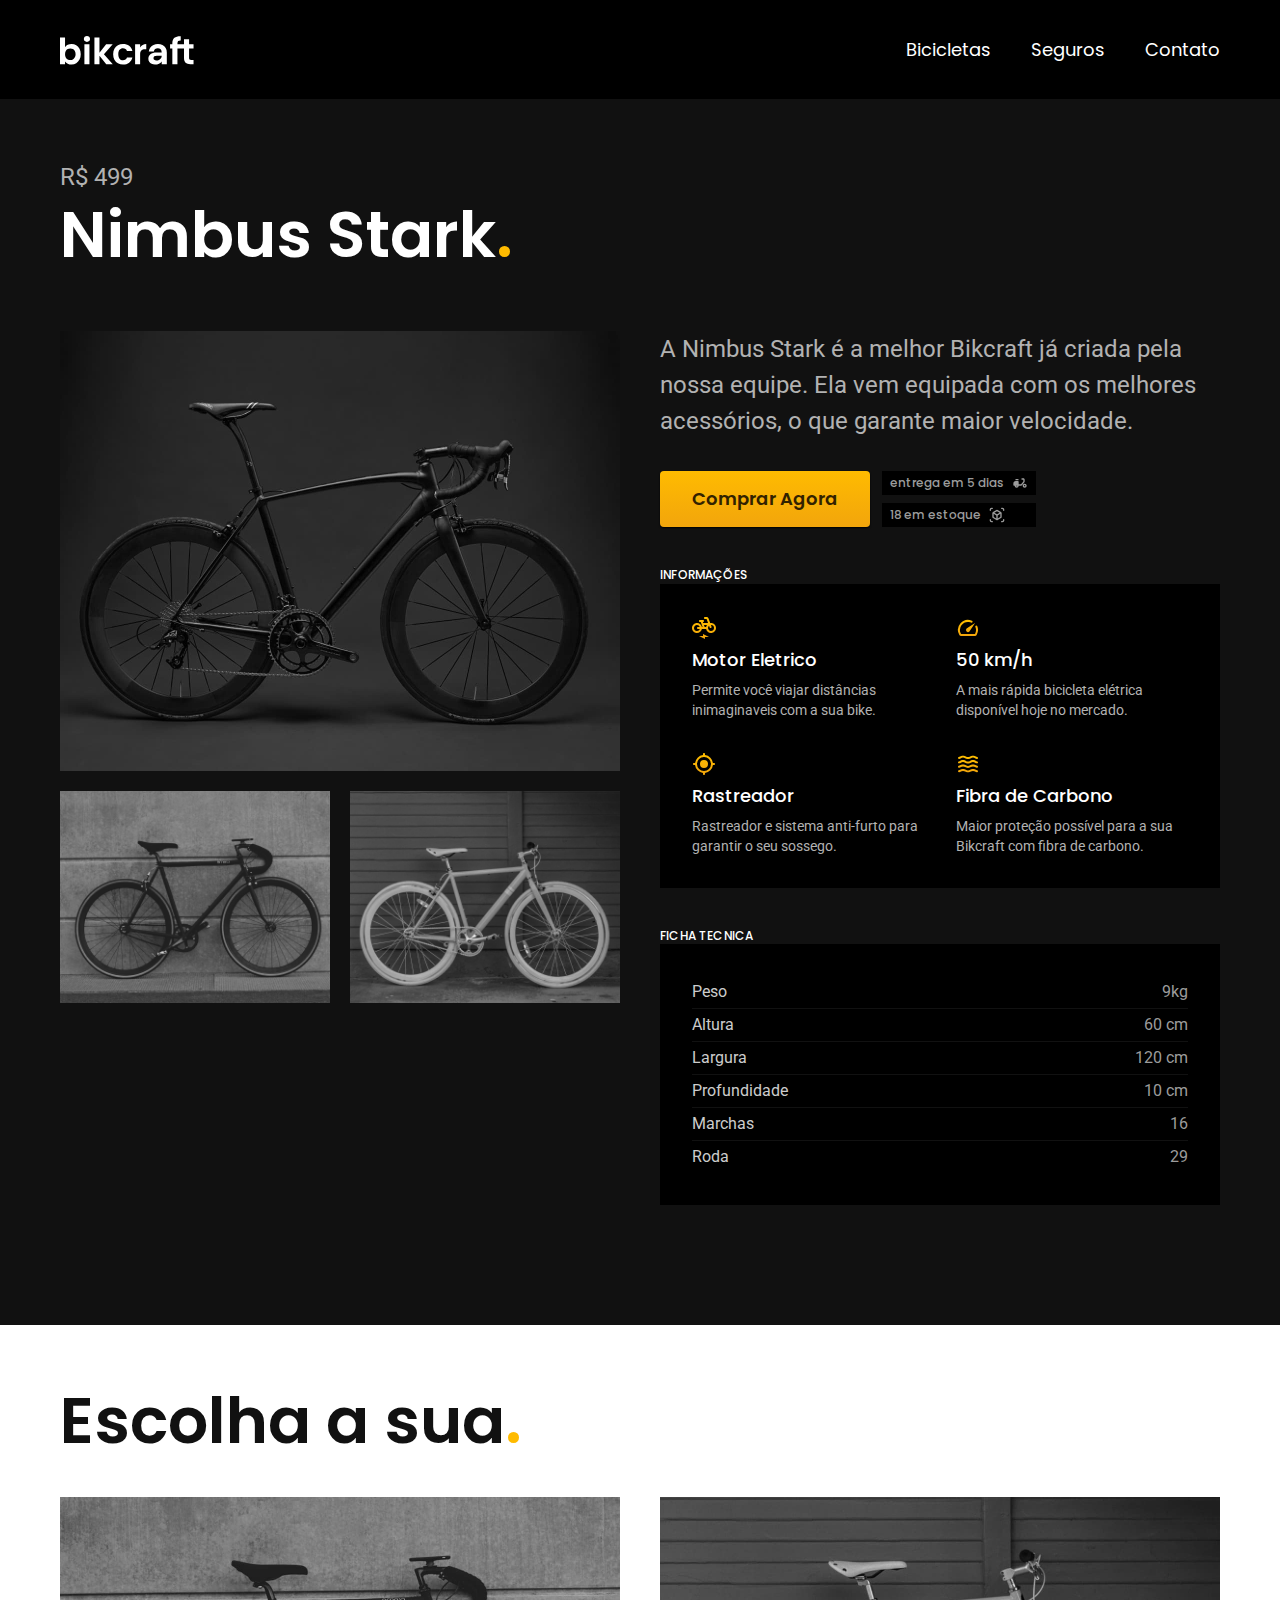
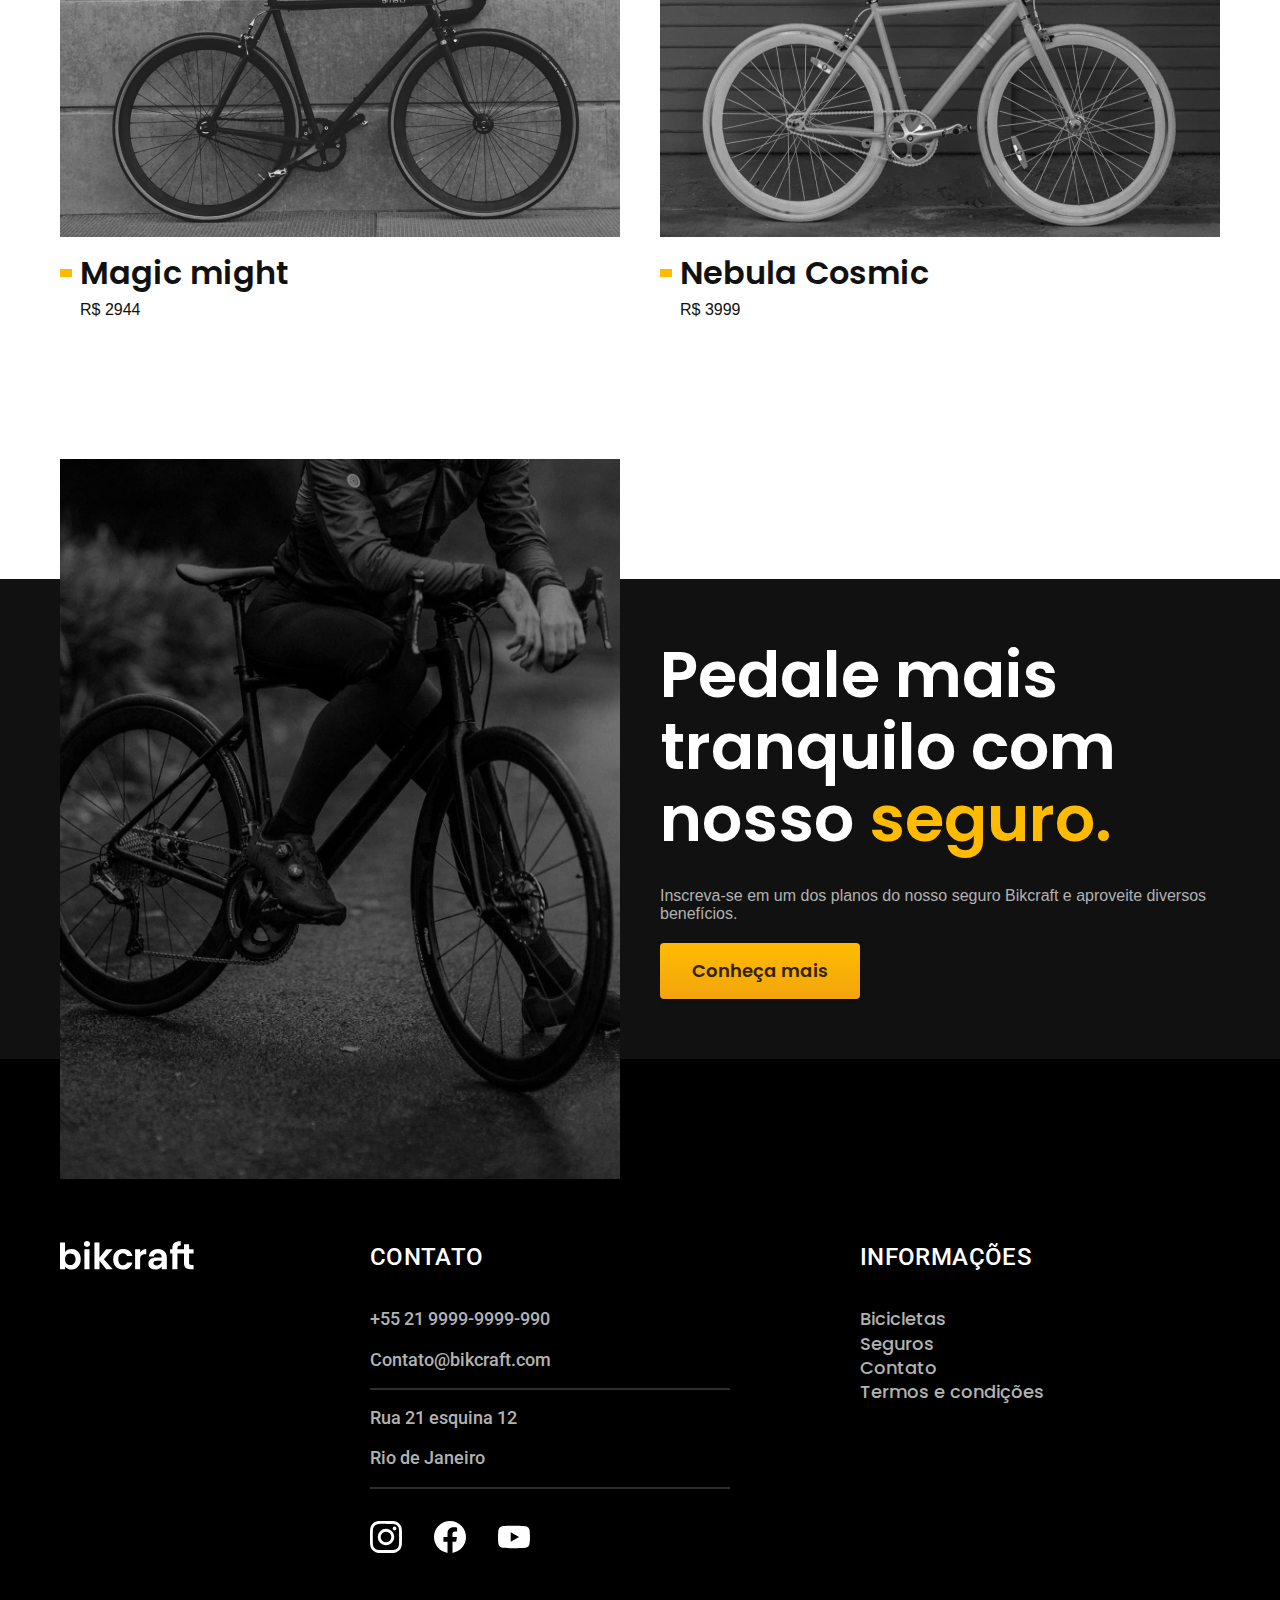
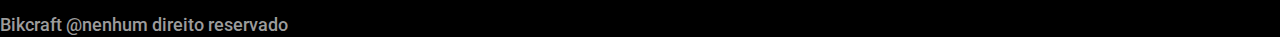
<file: bicicletas/nimbus.html>
<!DOCTYPE html>
<html lang="pt-br">

<head>
  <meta charset="UTF-8">
  <meta http-equiv="X-UA-Compatible" content="IE=edge">
  <meta name="viewport" content="width=device-width, initial-scale=1.0">
  <title>Nimbus | Bikcraft</title>
  <meta name="description" content="ermos e condições">
  <link rel="stylesheet" href="../css/style.css">
  <link rel="preconnect" href="https://fonts.googleapis.com">
  <link rel="preconnect" href="https://fonts.gstatic.com" crossorigin>
  <link href="https://fonts.googleapis.com/css2?family=Merriweather:ital,wght@1,900&family=Poppins:wght@400;600&family=Roboto:wght@400;500&display=swap" rel="stylesheet">
</head>

<body id="bicicleta">
  <header class="header-bg">
    <div class="container header">
      <a href="../index.html">
        <img src="../img/bikcraft.svg" alt="Bikcraft">
      </a>

      <nav aria-label="primaria">
        <ul class="header-menu">
          <li><a href="../bicicletas.html">Bicicletas</a></li>
          <li><a href="../seguros.html">Seguros</a></li>
          <li><a href="../contato.html">Contato</a></li>
        </ul>
      </nav>

    </div>
  </header>

  <main class="titulo-bg">
    <div>
      <div class="titulo container">
        <p class="font-2-l cor-5">R$ 499</p>
        <h1 class="font-1-xxl cor-0">Nimbus Stark<span>.</span></h1>
      </div>
    </div>

    <div class="bicicleta container">
      <div class="bicicleta-img">
        <img src="../img/bicicleta/nimbus1.jpg" alt="">
        <img src="../img/bicicleta/nimbus2.jpg" alt="">
        <img src="../img/bicicleta/nimbus3.jpg" alt="">
      </div>
      <div class="bicicleta-conteudo">
        <p class="font-2-l cor-5">A Nimbus Stark é a melhor Bikcraft já criada pela nossa equipe. Ela vem equipada com os melhores acessórios, o que garante maior velocidade.</p>
        <div class="bicicleta-comprar">
          <a class="btn" href="../orcamento.html">Comprar Agora</a>
          <span class="font-1-xs cor-6">entrega em 5 dias <img src="../img/icones/entrega.svg" alt=""></span>
          <span class="font-1-xs cor-6">18 em estoque<img src="../img/icones/estoque.svg" alt=""></span>
        </div>

        <h2 class="font-1-xs cor-0">Informações</h2>
        <ul class="bicicleta-informacoes">
          <li>
            <img src="../img/icones/eletrica.svg" alt="">
            <h3 class="font-1-m cor-0">Motor Eletrico</h3>
            <p class="font-2-xs cor-5">Permite você viajar distâncias inimaginaveis com a sua bike.</p>
          <li>
            <img src="../img/icones/velocidade.svg" alt="">
            <h3 class="font-1-m cor-0">50 km/h</h3>
            <p class="font-2-xs cor-5">A mais rápida bicicleta elétrica disponível hoje no mercado.</p>
          </li>
          <li>
            <img src="../img/icones/rastreador.svg" alt="">
            <h3 class="font-1-m cor-0">Rastreador</h3>
            <p class="font-2-xs cor-5">Rastreador e sistema anti-furto para garantir o seu sossego.</p>
          </li>
          <li>
            <img src="../img/icones/carbono.svg" alt="">
            <h3 class="font-1-m cor-0">Fibra de Carbono</h3>
            <p class="font-2-xs cor-5">Maior proteção possível para a sua Bikcraft com fibra de carbono.</p>
          </li>
        </ul>
        <h2 class="font-1-xs cor-0">Ficha tecnica</h2>
        <ul class="bicicleta-ficha font-2-s cor-4">
          <li>Peso <span>9kg</span></li>
          <li>Altura <span>60 cm</span></li>
          <li>Largura <span>120 cm</span></li>
          <li>Profundidade <span>10 cm</span></li>
          <li>Marchas <span>16</span></li>
          <li>Roda <span>29</span></li>
        </ul>
      </div>
    </div>
  </main>

  <article class="bicicletas-lista container">
    <h2 class="font-1-xxl">Escolha a sua<span class="cor-p1">.</span></h2>
    <ul>
      <li>
        <a href="../bicicletas/magic.html">
          <img src="../img/bicicletas/magic.jpg" alt="Bicicleta preta">
          <h3 class="font-1-xl">Magic might</h3>
          <span class="font-2m">R$ 2944</span>
        </a>
      </li>

      <li>
        <a href="../bicicletas/nebula.html">
          <img src="../img/bicicletas/nebula.jpg" alt="Bicicleta preta">
          <h3 class="font-1-xl">Nebula Cosmic</h3>
          <span class="font-2m">R$ 3999</span>
        </a>
      </li>
    </ul>
  </article>

  <article class="seguro-bg">
    <div class="seguro container">
      <div class="seguro-img"><img src="../img/fotos/seguros.jpg" alt="Pessoa parada em uma bicicleta"></div>
      <div class="seguro-conteudo">
        <h2 class="font-1-xxl cor-0">Pedale mais tranquilo com nosso <span class="cor-p1">seguro.</span></h2>
        <p class="font-s-l cor-5">Inscreva-se em um dos planos do nosso seguro Bikcraft e aproveite diversos benefícios.</p>
        <a class="btn" href="../seguros.html">Conheça mais</a>
      </div>
    </div>
  </article>

  <footer class="footer-bg">
    <div class="footer container">
      <img src="../img/bikcraft.svg" alt="Bikcraft">
      <div class="footer-contato">
        <h3 class="font-2-l-b cor-0">Contato</h3>
        <ul class="cor-5 font-2-m">
          <li><a href="tel:+55219999999">+55 21 9999-9999-990</a></li>
          <li><a href="mailto:contato@bikcraft.com">Contato@bikcraft.com</a></li>
          <li>Rua 21 esquina 12</li>
          <li>Rio de Janeiro</li>
        </ul>
        <div class="footer-redes">
          <a href="#">
            <img src="../img/redes/instagram.svg" alt="instagram">
          </a>
          <a href="#">
            <img src="../img/redes/facebook.svg" alt="facebook">
          </a>
          <a href="#">
            <img src="../img/redes/youtube.svg" alt="youtube">
          </a>
        </div>
      </div>
      <div class="footer-info">
        <h3 class="font-2-l-b cor-0">Informações</h3>
        <nav>
          <ul class="font-1-m cor-5">
            <li><a href="../bicicletas.html">Bicicletas</a></li>
            <li><a href="seguros.html">Seguros</a></li>
            <li><a href="contato.html">Contato</a></li>
            <li><a href="contato.html">Termos e condições</a></li>
          </ul>
        </nav>
      </div>
    </div>
    <p class="footer-copy font-2-m cor-6">Bikcraft @nenhum direito reservado</p>
  </footer>
</file>
<file: css/style.css>
@import url(global/header.css);
@import url(global/global.css);
@import url(home/introducao.css);
@import url(utilidades/componentes.css);
@import url(bicicletas/bicicletas-lista.css);
@import url(home/parceiros.css);
@import url(home/tecnologia.css);
@import url(home/depoimento.css);
@import url(seguros/seguros.css);
@import url(global/footer.css);
@import url(termos/termos.css);
@import url(bicicletas/bicicletas.css);
@import url(seguros/perguntas.css);
@import url(seguros/vantagens.css);
@import url(bicicleta/bicicleta.css);
@import url(bicicleta/seguro.css);
@import url(utilidades/formulario.css);
@import url(contato/contato.css);
@import url(contato/lojas.css);
@import url(orçamento/orcamento.css);
</file>
